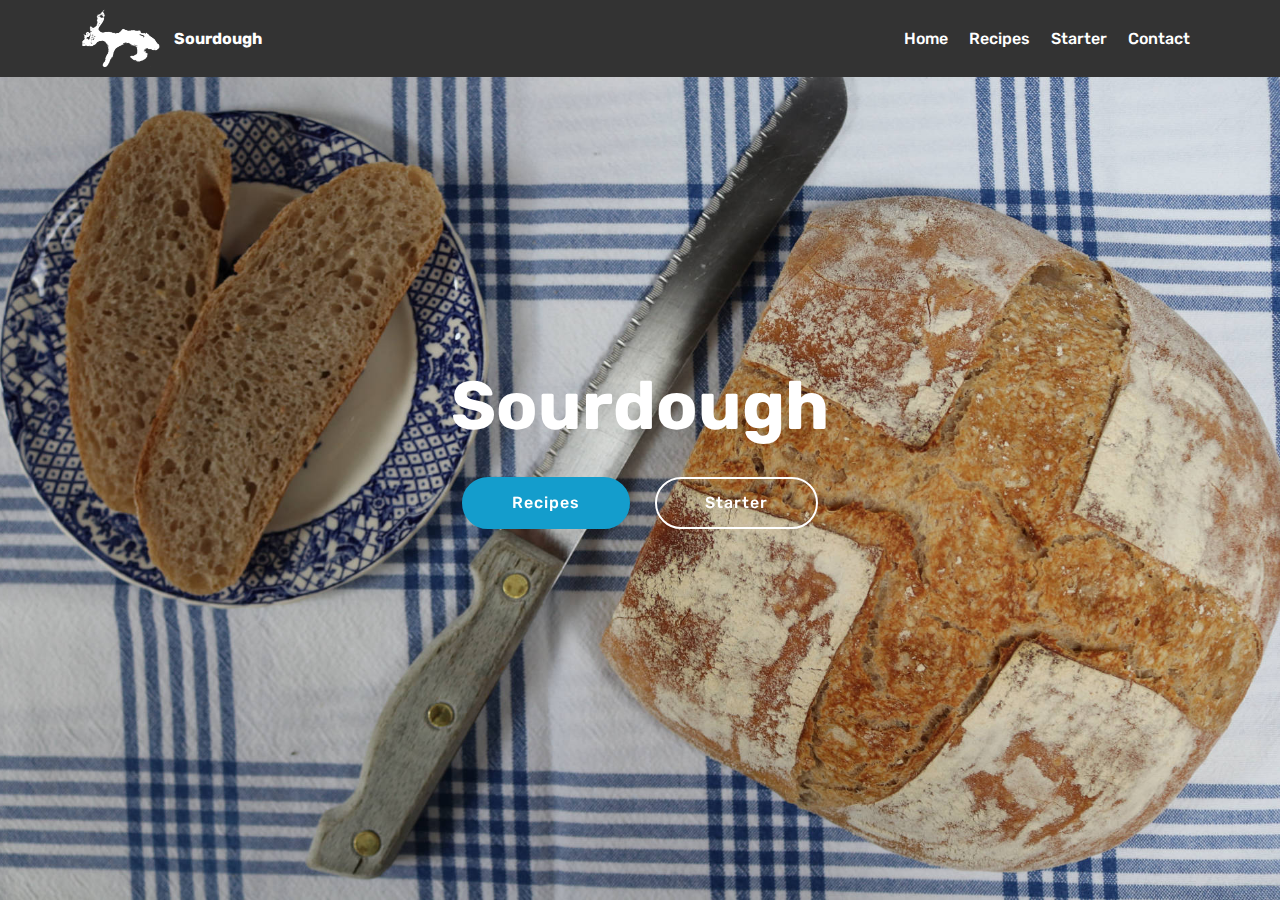
<file: index.html>
<!DOCTYPE html>
<html >
<head>
  <!-- Site made with Mobirise Website Builder v4.8.2, https://mobirise.com -->
  <meta charset="UTF-8">
  <meta http-equiv="X-UA-Compatible" content="IE=edge">
  <meta name="generator" content="Mobirise v4.8.2, mobirise.com">
  <meta name="viewport" content="width=device-width, initial-scale=1, minimum-scale=1">
  <link rel="shortcut icon" href="assets/images/final-crop-white-162x121.png" type="image/x-icon">
  <meta name="description" content="">
  <title>Home</title>
  <link rel="stylesheet" href="assets/web/assets/mobirise-icons/mobirise-icons.css">
  <link rel="stylesheet" href="assets/tether/tether.min.css">
  <link rel="stylesheet" href="assets/bootstrap/css/bootstrap.min.css">
  <link rel="stylesheet" href="assets/bootstrap/css/bootstrap-grid.min.css">
  <link rel="stylesheet" href="assets/bootstrap/css/bootstrap-reboot.min.css">
  <link rel="stylesheet" href="assets/dropdown/css/style.css">
  <link rel="stylesheet" href="assets/theme/css/style.css">
  <link rel="stylesheet" href="assets/mobirise/css/mbr-additional.css" type="text/css">
  
  
  
</head>
<body>
  <section class="menu cid-s0jEXroivF" once="menu" id="menu1-1">

    

    <nav class="navbar navbar-expand beta-menu navbar-dropdown align-items-center navbar-fixed-top navbar-toggleable-sm">
        <button class="navbar-toggler navbar-toggler-right" type="button" data-toggle="collapse" data-target="#navbarSupportedContent" aria-controls="navbarSupportedContent" aria-expanded="false" aria-label="Toggle navigation">
            <div class="hamburger">
                <span></span>
                <span></span>
                <span></span>
                <span></span>
            </div>
        </button>
        <div class="menu-logo">
            <div class="navbar-brand">
                <span class="navbar-logo">
                    <a href="index.html">
                         <img src="assets/images/final-crop-white-162x121.png" alt="Mobirise" title="" style="height: 3.8rem;">
                    </a>
                </span>
                <span class="navbar-caption-wrap"><a class="navbar-caption text-white display-4" href="index.html">
                        Sourdough</a></span>
            </div>
        </div>
        <div class="collapse navbar-collapse" id="navbarSupportedContent">
            <ul class="navbar-nav nav-dropdown nav-right" data-app-modern-menu="true"><li class="nav-item">
                    <a class="nav-link link text-white display-4" href="index.html">
                        
                        Home</a>
                </li><li class="nav-item"><a class="nav-link link text-white display-4" href="recipes.html">
                        
                        Recipes</a></li><li class="nav-item"><a class="nav-link link text-white display-4" href="starter.html">
                        
                        Starter</a></li>
                <li class="nav-item">
                    <a class="nav-link link text-white display-4" href="mailto:sourdough@romanaspeekbloor.com">
                        
                        Contact</a>
                </li></ul>
            
        </div>
    </nav>
</section>

<section class="engine"><a href="https://mobiri.se/e">make your own site for free</a></section><section class="cid-s0jEWgHiOY mbr-fullscreen mbr-parallax-background" id="header2-0">

    

    

    <div class="container align-center">
        <div class="row justify-content-md-center">
            <div class="mbr-white col-md-10">
                <h1 class="mbr-section-title mbr-bold pb-3 mbr-fonts-style display-1">
                    Sourdough</h1>
                
                
                <div class="mbr-section-btn"><a class="btn btn-md btn-primary display-4" href="recipes.html">Recipes</a>
                    <a class="btn btn-md btn-white-outline display-4" href="starter.html">Starter</a></div>
            </div>
        </div>
    </div>
    
</section>


  <script src="assets/web/assets/jquery/jquery.min.js"></script>
  <script src="assets/popper/popper.min.js"></script>
  <script src="assets/tether/tether.min.js"></script>
  <script src="assets/bootstrap/js/bootstrap.min.js"></script>
  <script src="assets/smoothscroll/smooth-scroll.js"></script>
  <script src="assets/dropdown/js/script.min.js"></script>
  <script src="assets/touchswipe/jquery.touch-swipe.min.js"></script>
  <script src="assets/parallax/jarallax.min.js"></script>
  <script src="assets/theme/js/script.js"></script>
  
  
</body>
</html>
</file>
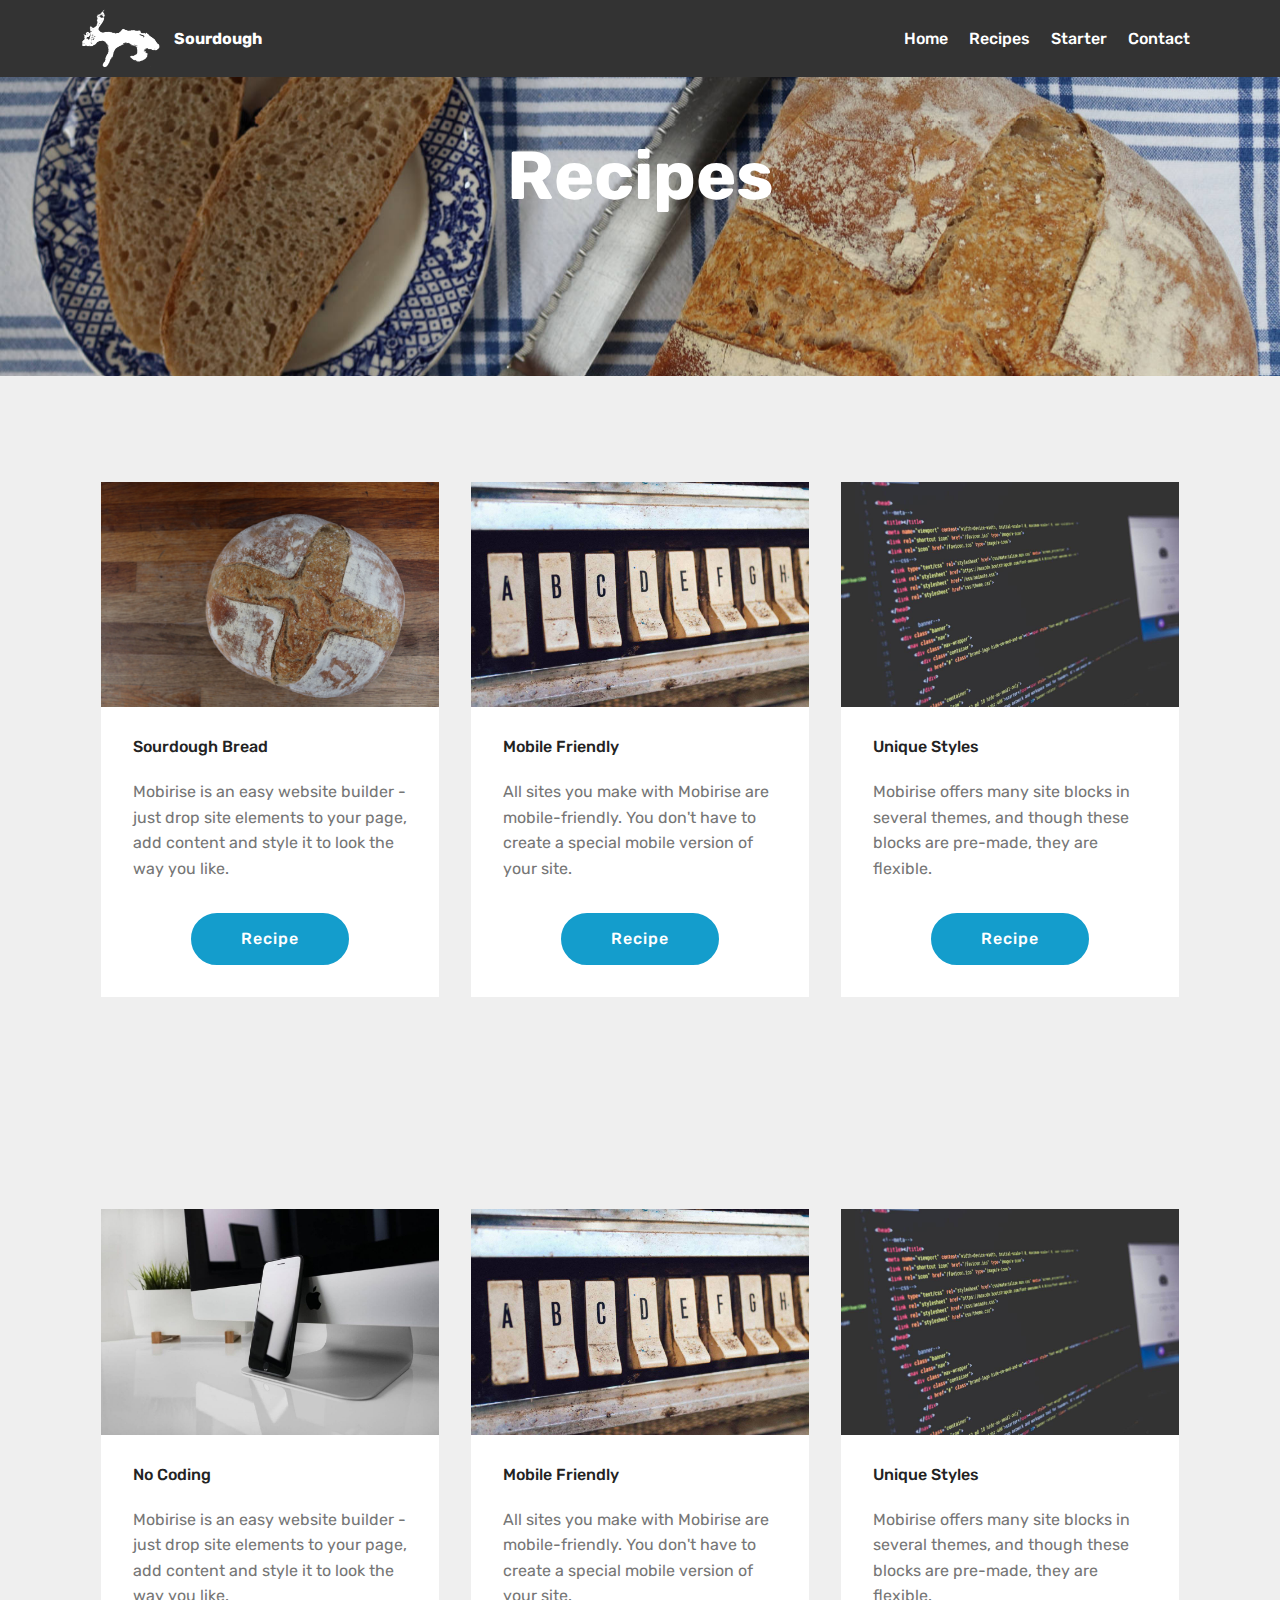
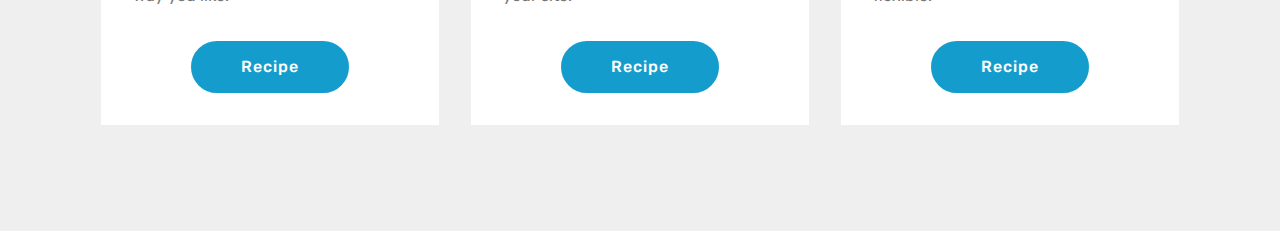
<file: recipes.html>
<!DOCTYPE html>
<html >
<head>
  <!-- Site made with Mobirise Website Builder v4.8.2, https://mobirise.com -->
  <meta charset="UTF-8">
  <meta http-equiv="X-UA-Compatible" content="IE=edge">
  <meta name="generator" content="Mobirise v4.8.2, mobirise.com">
  <meta name="viewport" content="width=device-width, initial-scale=1, minimum-scale=1">
  <link rel="shortcut icon" href="assets/images/final-crop-white-162x121.png" type="image/x-icon">
  <meta name="description" content="">
  <title>Recipes</title>
  <link rel="stylesheet" href="assets/web/assets/mobirise-icons/mobirise-icons.css">
  <link rel="stylesheet" href="assets/tether/tether.min.css">
  <link rel="stylesheet" href="assets/bootstrap/css/bootstrap.min.css">
  <link rel="stylesheet" href="assets/bootstrap/css/bootstrap-grid.min.css">
  <link rel="stylesheet" href="assets/bootstrap/css/bootstrap-reboot.min.css">
  <link rel="stylesheet" href="assets/dropdown/css/style.css">
  <link rel="stylesheet" href="assets/theme/css/style.css">
  <link rel="stylesheet" href="assets/mobirise/css/mbr-additional.css" type="text/css">
  
  
  
</head>
<body>
  <section class="menu cid-s0jEXroivF" once="menu" id="menu1-2">

    

    <nav class="navbar navbar-expand beta-menu navbar-dropdown align-items-center navbar-fixed-top navbar-toggleable-sm">
        <button class="navbar-toggler navbar-toggler-right" type="button" data-toggle="collapse" data-target="#navbarSupportedContent" aria-controls="navbarSupportedContent" aria-expanded="false" aria-label="Toggle navigation">
            <div class="hamburger">
                <span></span>
                <span></span>
                <span></span>
                <span></span>
            </div>
        </button>
        <div class="menu-logo">
            <div class="navbar-brand">
                <span class="navbar-logo">
                    <a href="index.html">
                         <img src="assets/images/final-crop-white-162x121.png" alt="Mobirise" title="" style="height: 3.8rem;">
                    </a>
                </span>
                <span class="navbar-caption-wrap"><a class="navbar-caption text-white display-4" href="index.html">
                        Sourdough</a></span>
            </div>
        </div>
        <div class="collapse navbar-collapse" id="navbarSupportedContent">
            <ul class="navbar-nav nav-dropdown nav-right" data-app-modern-menu="true"><li class="nav-item">
                    <a class="nav-link link text-white display-4" href="index.html">
                        
                        Home</a>
                </li><li class="nav-item"><a class="nav-link link text-white display-4" href="recipes.html">
                        
                        Recipes</a></li><li class="nav-item"><a class="nav-link link text-white display-4" href="starter.html">
                        
                        Starter</a></li>
                <li class="nav-item">
                    <a class="nav-link link text-white display-4" href="mailto:sourdough@romanaspeekbloor.com">
                        
                        Contact</a>
                </li></ul>
            
        </div>
    </nav>
</section>

<section class="engine"><a href="https://mobiri.se/z">best free website templates</a></section><section class="header1 cid-s0jJJbwuzh mbr-parallax-background" id="header1-6">

    

    

    <div class="container">
        <div class="row justify-content-md-center">
            <div class="mbr-white col-md-10">
                <h1 class="mbr-section-title align-center mbr-bold pb-3 mbr-fonts-style display-1">
                    Recipes</h1>
                
                
                
            </div>
        </div>
    </div>

</section>

<section class="features3 cid-s0jJHuZA9k" id="features3-5">

    

    
    <div class="container">
        <div class="media-container-row">
            <div class="card p-3 col-12 col-md-6 col-lg-4">
                <div class="card-wrapper">
                    <div class="card-img">
                        <img src="assets/images/img-9582-1776x1184.jpg" alt="Mobirise" title="">
                    </div>
                    <div class="card-box">
                        <h4 class="card-title mbr-fonts-style display-7">
                            Sourdough Bread</h4>
                        <p class="mbr-text mbr-fonts-style display-7">
                            Mobirise is an easy website builder - just drop site elements to your page, add content and style it to look the way you like.
                        </p>
                    </div>
                    <div class="mbr-section-btn text-center"><a href="SourdoughBread.html" class="btn btn-primary display-4">
                            Recipe</a></div>
                </div>
            </div>

            <div class="card p-3 col-12 col-md-6 col-lg-4">
                <div class="card-wrapper">
                    <div class="card-img">
                        <img src="assets/images/02.jpg" alt="Mobirise">
                    </div>
                    <div class="card-box">
                        <h4 class="card-title mbr-fonts-style display-7">
                            Mobile Friendly
                        </h4>
                        <p class="mbr-text mbr-fonts-style display-7">
                            All sites you make with Mobirise are mobile-friendly. You don't have to create a special mobile version of your site.
                        </p>
                    </div>
                    <div class="mbr-section-btn text-center"><a href="https://mobirise.com" class="btn btn-primary display-4">Recipe</a></div>
                </div>
            </div>

            <div class="card p-3 col-12 col-md-6 col-lg-4">
                <div class="card-wrapper">
                    <div class="card-img">
                        <img src="assets/images/03.jpg" alt="Mobirise">
                    </div>
                    <div class="card-box">
                        <h4 class="card-title mbr-fonts-style display-7">
                            Unique Styles
                        </h4>
                        <p class="mbr-text mbr-fonts-style display-7">
                            Mobirise offers many site blocks in several themes, and though these blocks are pre-made, they are flexible.
                        </p>
                    </div>
                    <div class="mbr-section-btn text-center"><a href="https://mobirise.com" class="btn btn-primary display-4">
                            Recipe</a></div>
                </div>
            </div>

            
        </div>
    </div>
</section>

<section class="features3 cid-s0jKFEO2ot" id="features3-7">

    

    
    <div class="container">
        <div class="media-container-row">
            <div class="card p-3 col-12 col-md-6 col-lg-4">
                <div class="card-wrapper">
                    <div class="card-img">
                        <img src="assets/images/01.jpg" alt="Mobirise">
                    </div>
                    <div class="card-box">
                        <h4 class="card-title mbr-fonts-style display-7">
                            No Coding
                        </h4>
                        <p class="mbr-text mbr-fonts-style display-7">
                            Mobirise is an easy website builder - just drop site elements to your page, add content and style it to look the way you like.
                        </p>
                    </div>
                    <div class="mbr-section-btn text-center"><a href="https://mobirise.com" class="btn btn-primary display-4">
                            Recipe</a></div>
                </div>
            </div>

            <div class="card p-3 col-12 col-md-6 col-lg-4">
                <div class="card-wrapper">
                    <div class="card-img">
                        <img src="assets/images/02.jpg" alt="Mobirise">
                    </div>
                    <div class="card-box">
                        <h4 class="card-title mbr-fonts-style display-7">
                            Mobile Friendly
                        </h4>
                        <p class="mbr-text mbr-fonts-style display-7">
                            All sites you make with Mobirise are mobile-friendly. You don't have to create a special mobile version of your site.
                        </p>
                    </div>
                    <div class="mbr-section-btn text-center"><a href="https://mobirise.com" class="btn btn-primary display-4">
                            Recipe</a></div>
                </div>
            </div>

            <div class="card p-3 col-12 col-md-6 col-lg-4">
                <div class="card-wrapper">
                    <div class="card-img">
                        <img src="assets/images/03.jpg" alt="Mobirise">
                    </div>
                    <div class="card-box">
                        <h4 class="card-title mbr-fonts-style display-7">
                            Unique Styles
                        </h4>
                        <p class="mbr-text mbr-fonts-style display-7">
                            Mobirise offers many site blocks in several themes, and though these blocks are pre-made, they are flexible.
                        </p>
                    </div>
                    <div class="mbr-section-btn text-center"><a href="https://mobirise.com" class="btn btn-primary display-4">
                            Recipe</a></div>
                </div>
            </div>

            
        </div>
    </div>
</section>


  <script src="assets/web/assets/jquery/jquery.min.js"></script>
  <script src="assets/popper/popper.min.js"></script>
  <script src="assets/tether/tether.min.js"></script>
  <script src="assets/bootstrap/js/bootstrap.min.js"></script>
  <script src="assets/smoothscroll/smooth-scroll.js"></script>
  <script src="assets/dropdown/js/script.min.js"></script>
  <script src="assets/touchswipe/jquery.touch-swipe.min.js"></script>
  <script src="assets/parallax/jarallax.min.js"></script>
  <script src="assets/theme/js/script.js"></script>
  
  
</body>
</html>
</file>
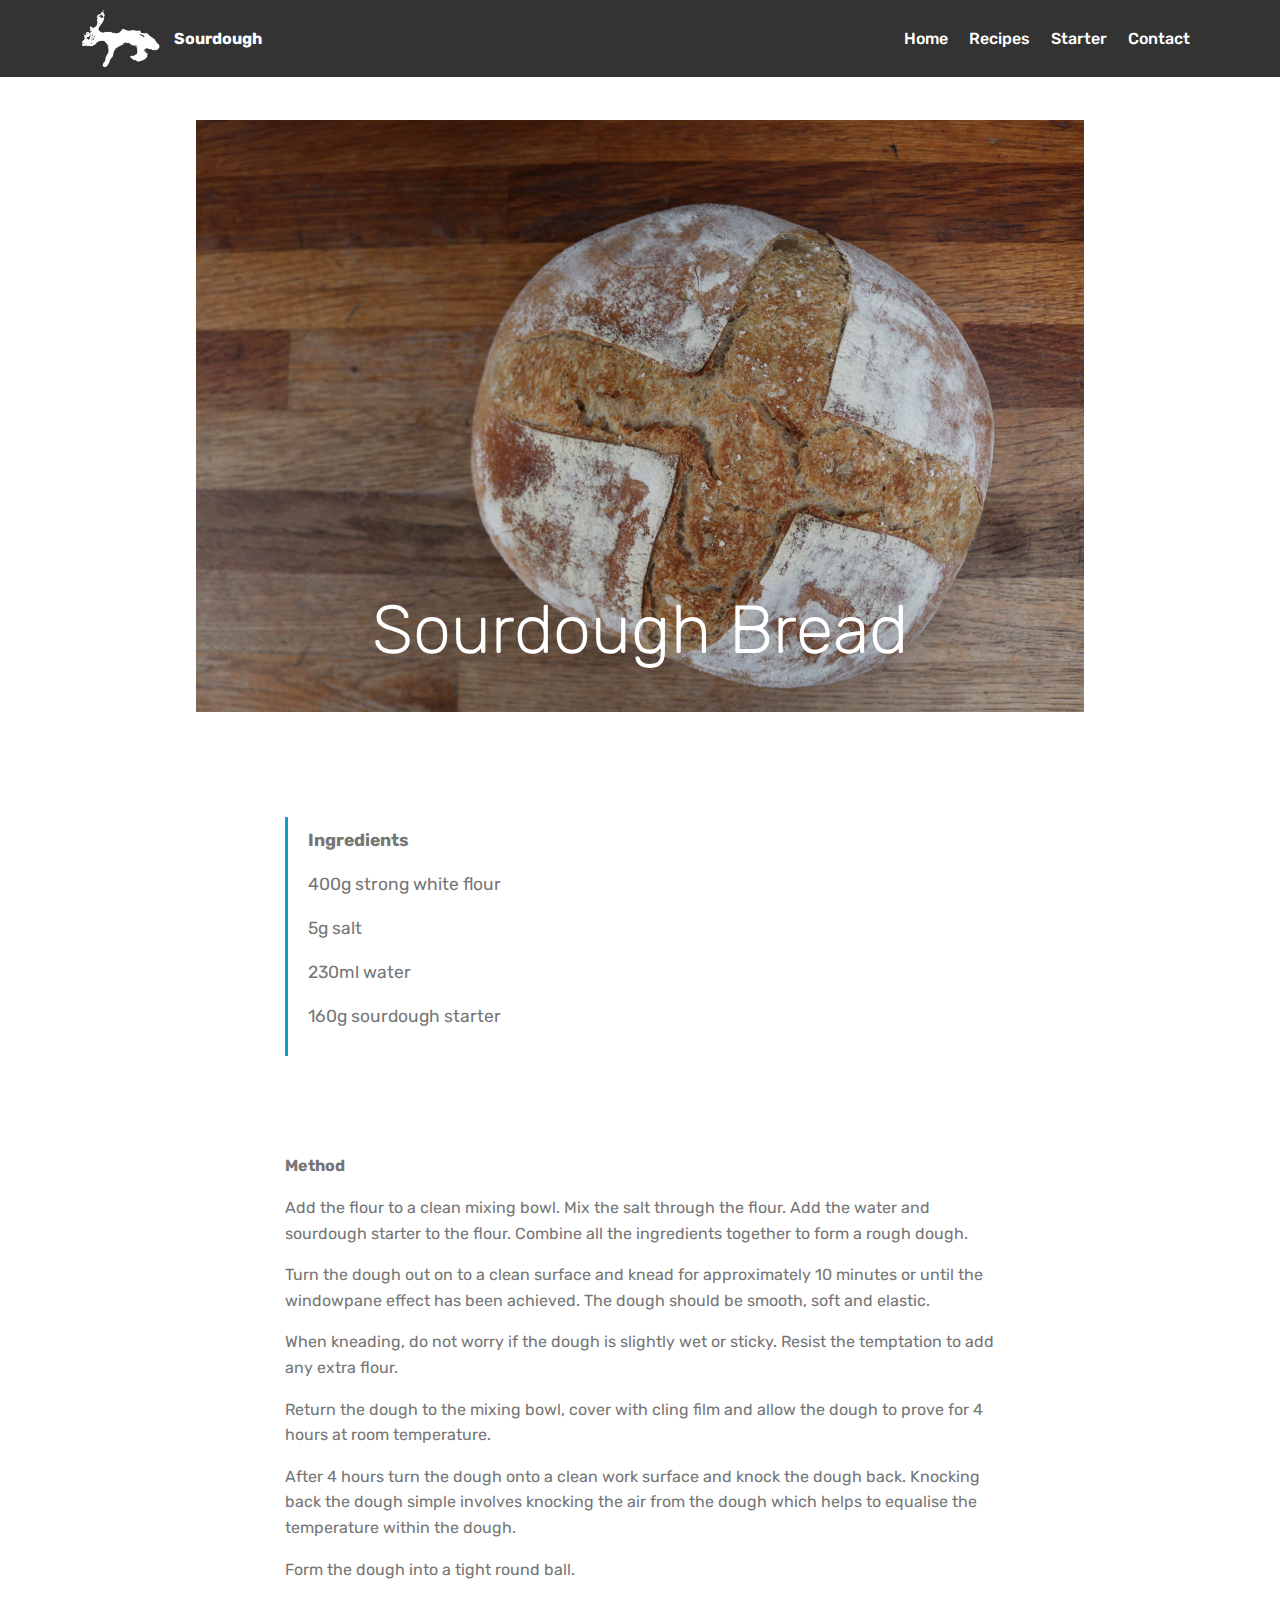
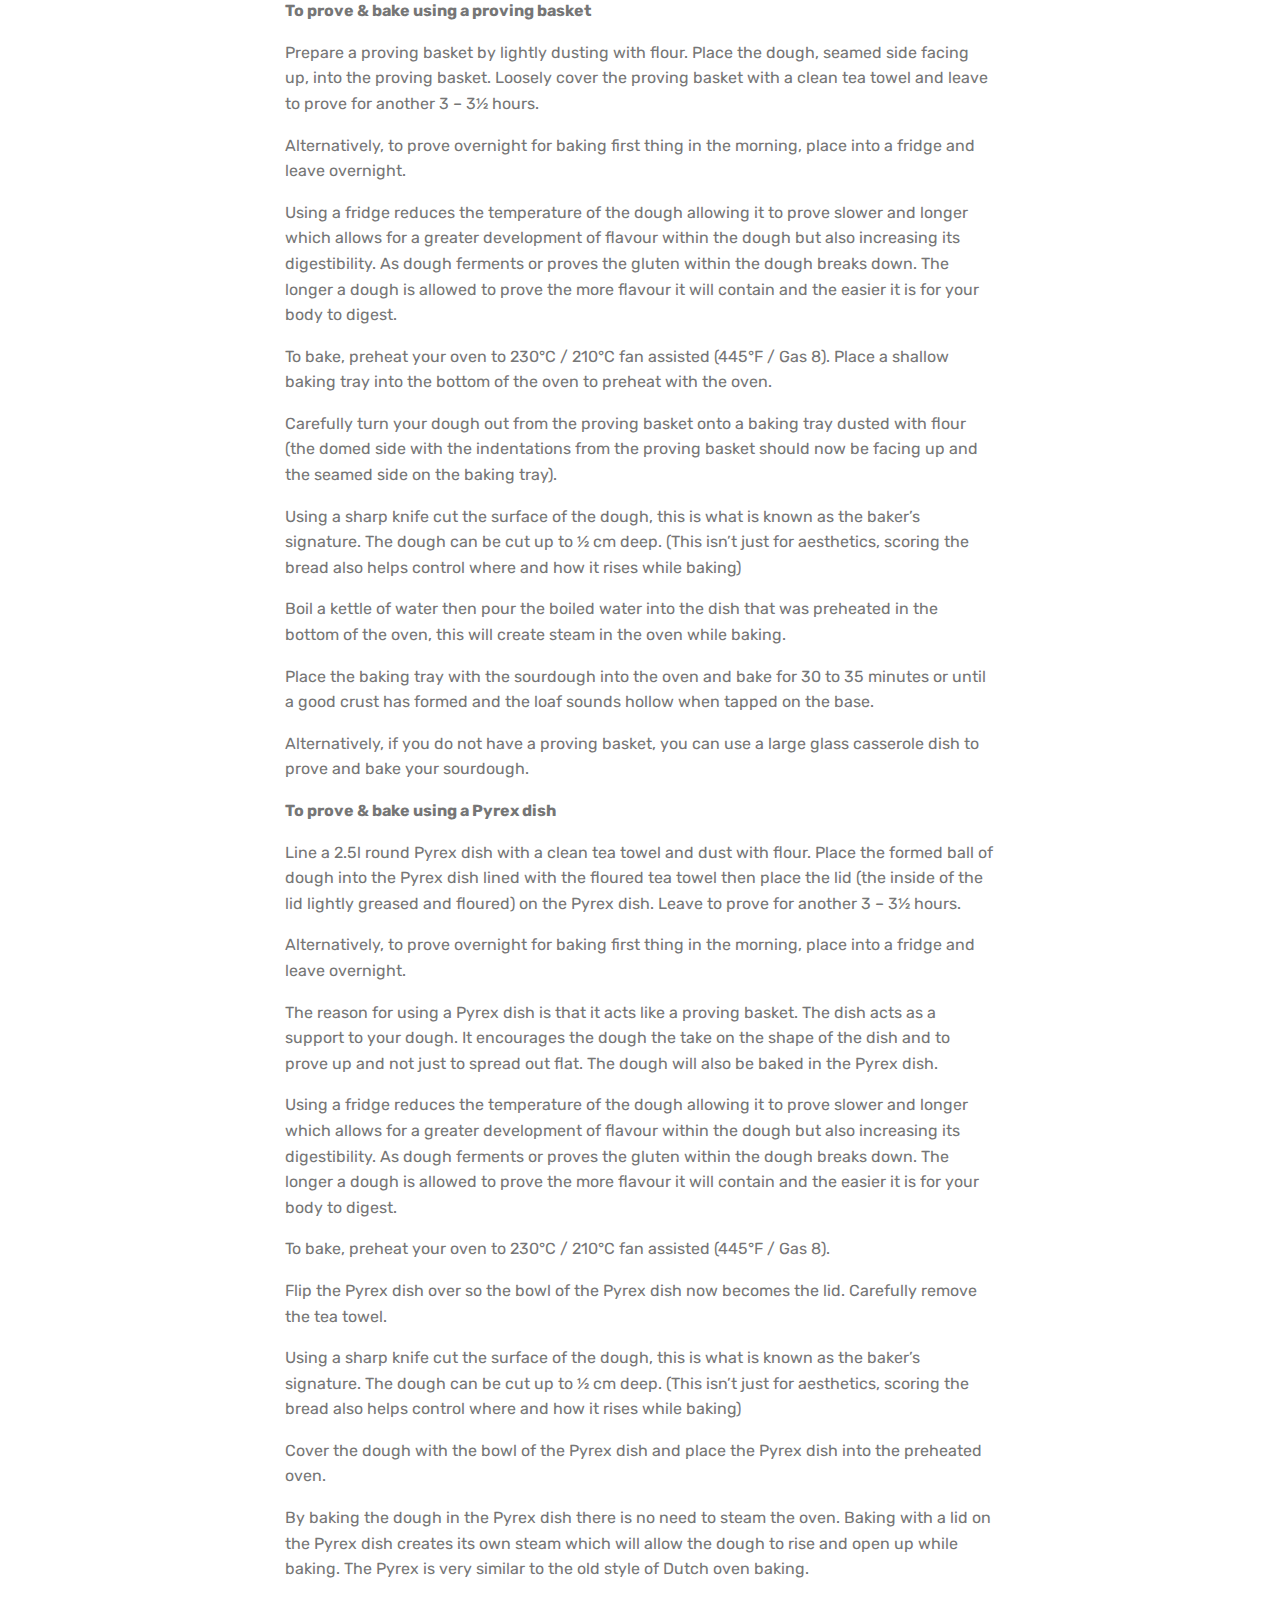
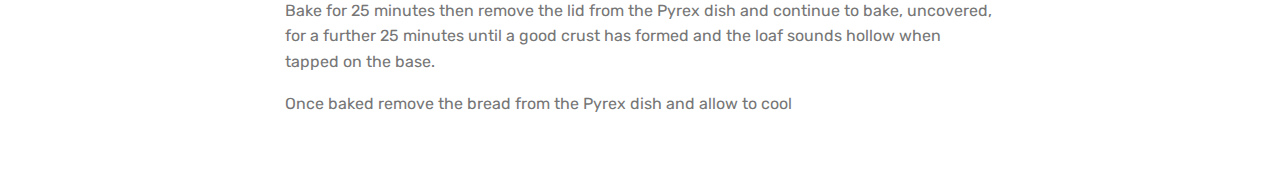
<file: SourdoughBread.html>
<!DOCTYPE html>
<html >
<head>
  <!-- Site made with Mobirise Website Builder v4.8.2, https://mobirise.com -->
  <meta charset="UTF-8">
  <meta http-equiv="X-UA-Compatible" content="IE=edge">
  <meta name="generator" content="Mobirise v4.8.2, mobirise.com">
  <meta name="viewport" content="width=device-width, initial-scale=1, minimum-scale=1">
  <link rel="shortcut icon" href="assets/images/final-crop-white-162x121.png" type="image/x-icon">
  <meta name="description" content="">
  <title>Sourdough Bread</title>
  <link rel="stylesheet" href="assets/web/assets/mobirise-icons/mobirise-icons.css">
  <link rel="stylesheet" href="assets/tether/tether.min.css">
  <link rel="stylesheet" href="assets/bootstrap/css/bootstrap.min.css">
  <link rel="stylesheet" href="assets/bootstrap/css/bootstrap-grid.min.css">
  <link rel="stylesheet" href="assets/bootstrap/css/bootstrap-reboot.min.css">
  <link rel="stylesheet" href="assets/dropdown/css/style.css">
  <link rel="stylesheet" href="assets/theme/css/style.css">
  <link rel="stylesheet" href="assets/mobirise/css/mbr-additional.css" type="text/css">
  
  
  
</head>
<body>
  <section class="menu cid-s0jEXroivF" once="menu" id="menu1-9">

    

    <nav class="navbar navbar-expand beta-menu navbar-dropdown align-items-center navbar-fixed-top navbar-toggleable-sm">
        <button class="navbar-toggler navbar-toggler-right" type="button" data-toggle="collapse" data-target="#navbarSupportedContent" aria-controls="navbarSupportedContent" aria-expanded="false" aria-label="Toggle navigation">
            <div class="hamburger">
                <span></span>
                <span></span>
                <span></span>
                <span></span>
            </div>
        </button>
        <div class="menu-logo">
            <div class="navbar-brand">
                <span class="navbar-logo">
                    <a href="index.html">
                         <img src="assets/images/final-crop-white-162x121.png" alt="Mobirise" title="" style="height: 3.8rem;">
                    </a>
                </span>
                <span class="navbar-caption-wrap"><a class="navbar-caption text-white display-4" href="index.html">
                        Sourdough</a></span>
            </div>
        </div>
        <div class="collapse navbar-collapse" id="navbarSupportedContent">
            <ul class="navbar-nav nav-dropdown nav-right" data-app-modern-menu="true"><li class="nav-item">
                    <a class="nav-link link text-white display-4" href="index.html">
                        
                        Home</a>
                </li><li class="nav-item"><a class="nav-link link text-white display-4" href="recipes.html">
                        
                        Recipes</a></li><li class="nav-item"><a class="nav-link link text-white display-4" href="starter.html">
                        
                        Starter</a></li>
                <li class="nav-item">
                    <a class="nav-link link text-white display-4" href="mailto:sourdough@romanaspeekbloor.com">
                        
                        Contact</a>
                </li></ul>
            
        </div>
    </nav>
</section>

<section class="engine"><a href="https://mobiri.se/f">easy site creator</a></section><section class="cid-s0jMEaTMQh" id="image3-f">

    

    <figure class="mbr-figure container">
            <div class="image-block" style="width: 80%;">
                <img src="assets/images/img-9582-1776x1184.jpg" width="1400" alt="Mobirise" title="">
                <figcaption class="mbr-figure-caption mbr-figure-caption-over">
                    <div class="container pb-5 mbr-white align-center mbr-fonts-style display-1">
                        Sourdough Bread</div>
                </figcaption>
            </div>
    </figure>
</section>

<section class="mbr-section article content1 cid-s0jLpgUP3w" id="content2-d">

     

    <div class="container">
        <div class="media-container-row">
            <div class="mbr-text col-12 col-md-8 mbr-fonts-style display-7">
                <blockquote><p><span style="font-style: normal;"><strong>Ingredients</strong></span></p><p><span style="font-style: normal;">400g strong white flour</span></p><p><span style="font-style: normal;">5g salt</span></p><p><span style="font-style: normal;">230ml water</span></p><p><span style="font-style: normal;">160g sourdough starter</span></p></blockquote>
            </div>
        </div>
    </div>
</section>

<section class="mbr-section article content1 cid-s0jLrUKVrm" id="content1-e">
    
     

    <div class="container">
        <div class="media-container-row">
            <div class="mbr-text col-12 col-md-8 mbr-fonts-style display-7"><p><strong>Method</strong></p><p>Add the flour to a clean mixing bowl. Mix the salt through the flour. Add the water and sourdough starter to the flour. Combine all the ingredients together to form a rough dough.</p><p>Turn the dough out on to a clean surface and knead for approximately 10 minutes or until the windowpane effect has been achieved. The dough should be smooth, soft and elastic.</p><p>When kneading, do not worry if the dough is slightly wet or sticky. Resist the temptation to add any extra flour.</p><p>Return the dough to the mixing bowl, cover with cling film and allow the dough to prove for 4 hours at room temperature.</p><p>After 4 hours turn the dough onto a clean work surface and knock the dough back. Knocking back the dough simple involves knocking the air from the dough which helps to equalise the temperature within the dough.</p><p>Form the dough into a tight round ball.</p><p><strong>To prove &amp; bake using a proving basket</strong></p><p>Prepare a proving basket by lightly dusting with flour. Place the dough, seamed side facing up, into the proving basket. Loosely cover the proving basket with a clean tea towel and leave to prove for another 3 – 3½ hours.</p><p>Alternatively, to prove overnight for baking first thing in the morning, place into a fridge and leave overnight.</p><p>Using a fridge reduces the temperature of the dough allowing it to prove slower and longer which allows for a greater development of flavour within the dough but also increasing its digestibility. As dough ferments or proves the gluten within the dough breaks down. The longer a dough is allowed to prove the more flavour it will contain and the easier it is for your body to digest.</p><p>To bake, preheat your oven to 230°C / 210°C fan assisted (445°F / Gas 8). Place a shallow baking tray into the bottom of the oven to preheat with the oven.</p><p>Carefully turn your dough out from the proving basket onto a baking tray dusted with flour (the domed side with the indentations from the proving basket should now be facing up and the seamed side on the baking tray).</p><p>Using a sharp knife cut the surface of the dough, this is what is known as the baker’s signature. The dough can be cut up to ½ cm deep. (This isn’t just for aesthetics, scoring the bread also helps control where and how it rises while baking)</p><p>Boil a kettle of water then pour the boiled water into the dish that was preheated in the bottom of the oven, this will create steam in the oven while baking.</p><p>Place the baking tray with the sourdough into the oven and bake for 30 to 35 minutes or until a good crust has formed and the loaf sounds hollow when tapped on the base.</p><p>Alternatively, if you do not have a proving basket, you can use a large glass casserole dish to prove and bake your sourdough.</p><p><strong>To prove &amp; bake using a Pyrex dish</strong></p><p>Line a 2.5l round Pyrex dish with a clean tea towel and dust with flour. Place the formed ball of dough into the Pyrex dish lined with the floured tea towel then place the lid (the inside of the lid lightly greased and floured) on the Pyrex dish. Leave to prove for another 3 – 3½ hours.</p><p>Alternatively, to prove overnight for baking first thing in the morning, place into a fridge and leave overnight.</p><p>The reason for using a Pyrex dish is that it acts like a proving basket. The dish acts as a support to your dough. It encourages the dough the take on the shape of the dish and to prove up and not just to spread out flat. The dough will also be baked in the Pyrex dish.</p><p>Using a fridge reduces the temperature of the dough allowing it to prove slower and longer which allows for a greater development of flavour within the dough but also increasing its digestibility. As dough ferments or proves the gluten within the dough breaks down. The longer a dough is allowed to prove the more flavour it will contain and the easier it is for your body to digest.</p><p>To bake, preheat your oven to 230°C / 210°C fan assisted (445°F / Gas 8).</p><p>Flip the Pyrex dish over so the bowl of the Pyrex dish now becomes the lid. Carefully remove the tea towel.</p><p>Using a sharp knife cut the surface of the dough, this is what is known as the baker’s signature. The dough can be cut up to ½ cm deep. (This isn’t just for aesthetics, scoring the bread also helps control where and how it rises while baking)</p><p>Cover the dough with the bowl of the Pyrex dish and place the Pyrex dish into the preheated oven.</p><p>By baking the dough in the Pyrex dish there is no need to steam the oven. Baking with a lid on the Pyrex dish creates its own steam which will allow the dough to rise and open up while baking. The Pyrex is very similar to the old style of Dutch oven baking.</p><p>Bake for 25 minutes then remove the lid from the Pyrex dish and continue to bake, uncovered, for a further 25 minutes until a good crust has formed and the loaf sounds hollow when tapped on the base.</p><p>Once baked remove the bread from the Pyrex dish and allow to cool</p></div>
        </div>
    </div>
</section>


  <script src="assets/web/assets/jquery/jquery.min.js"></script>
  <script src="assets/popper/popper.min.js"></script>
  <script src="assets/tether/tether.min.js"></script>
  <script src="assets/bootstrap/js/bootstrap.min.js"></script>
  <script src="assets/smoothscroll/smooth-scroll.js"></script>
  <script src="assets/dropdown/js/script.min.js"></script>
  <script src="assets/touchswipe/jquery.touch-swipe.min.js"></script>
  <script src="assets/theme/js/script.js"></script>
  
  
</body>
</html>
</file>
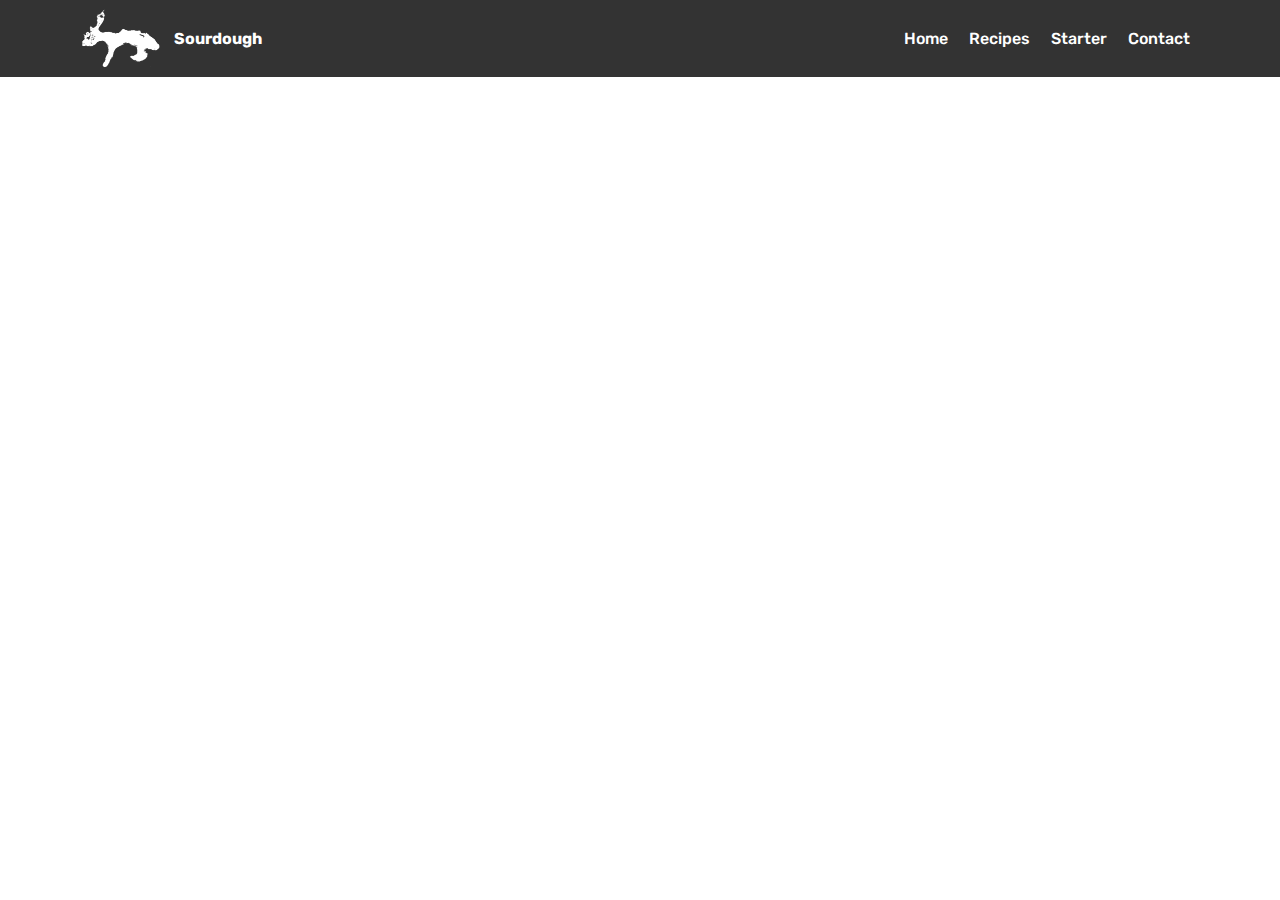
<file: starter.html>
<!DOCTYPE html>
<html >
<head>
  <!-- Site made with Mobirise Website Builder v4.8.2, https://mobirise.com -->
  <meta charset="UTF-8">
  <meta http-equiv="X-UA-Compatible" content="IE=edge">
  <meta name="generator" content="Mobirise v4.8.2, mobirise.com">
  <meta name="viewport" content="width=device-width, initial-scale=1, minimum-scale=1">
  <link rel="shortcut icon" href="assets/images/final-crop-white-162x121.png" type="image/x-icon">
  <meta name="description" content="">
  <title>Starter</title>
  <link rel="stylesheet" href="assets/web/assets/mobirise-icons/mobirise-icons.css">
  <link rel="stylesheet" href="assets/tether/tether.min.css">
  <link rel="stylesheet" href="assets/bootstrap/css/bootstrap.min.css">
  <link rel="stylesheet" href="assets/bootstrap/css/bootstrap-grid.min.css">
  <link rel="stylesheet" href="assets/bootstrap/css/bootstrap-reboot.min.css">
  <link rel="stylesheet" href="assets/dropdown/css/style.css">
  <link rel="stylesheet" href="assets/theme/css/style.css">
  <link rel="stylesheet" href="assets/mobirise/css/mbr-additional.css" type="text/css">
  
  
  
</head>
<body>
  <section class="menu cid-s0jEXroivF" once="menu" id="menu1-3">

    

    <nav class="navbar navbar-expand beta-menu navbar-dropdown align-items-center navbar-fixed-top navbar-toggleable-sm">
        <button class="navbar-toggler navbar-toggler-right" type="button" data-toggle="collapse" data-target="#navbarSupportedContent" aria-controls="navbarSupportedContent" aria-expanded="false" aria-label="Toggle navigation">
            <div class="hamburger">
                <span></span>
                <span></span>
                <span></span>
                <span></span>
            </div>
        </button>
        <div class="menu-logo">
            <div class="navbar-brand">
                <span class="navbar-logo">
                    <a href="index.html">
                         <img src="assets/images/final-crop-white-162x121.png" alt="Mobirise" title="" style="height: 3.8rem;">
                    </a>
                </span>
                <span class="navbar-caption-wrap"><a class="navbar-caption text-white display-4" href="index.html">
                        Sourdough</a></span>
            </div>
        </div>
        <div class="collapse navbar-collapse" id="navbarSupportedContent">
            <ul class="navbar-nav nav-dropdown nav-right" data-app-modern-menu="true"><li class="nav-item">
                    <a class="nav-link link text-white display-4" href="index.html">
                        
                        Home</a>
                </li><li class="nav-item"><a class="nav-link link text-white display-4" href="recipes.html">
                        
                        Recipes</a></li><li class="nav-item"><a class="nav-link link text-white display-4" href="starter.html">
                        
                        Starter</a></li>
                <li class="nav-item">
                    <a class="nav-link link text-white display-4" href="mailto:sourdough@romanaspeekbloor.com">
                        
                        Contact</a>
                </li></ul>
            
        </div>
    </nav>
</section>


  <section class="engine"><a href="https://mobiri.se/c">free site builder</a></section><script src="assets/web/assets/jquery/jquery.min.js"></script>
  <script src="assets/popper/popper.min.js"></script>
  <script src="assets/tether/tether.min.js"></script>
  <script src="assets/bootstrap/js/bootstrap.min.js"></script>
  <script src="assets/smoothscroll/smooth-scroll.js"></script>
  <script src="assets/dropdown/js/script.min.js"></script>
  <script src="assets/touchswipe/jquery.touch-swipe.min.js"></script>
  <script src="assets/theme/js/script.js"></script>
  
  
</body>
</html>
</file>
<file: assets/web/assets/mobirise-icons/mobirise-icons.css>
@font-face {
  font-family: 'MobiriseIcons';
  src:  url('mobirise-icons.eot?spat4u');
  src:  url('mobirise-icons.eot?spat4u#iefix') format('embedded-opentype'),
    url('mobirise-icons.ttf?spat4u') format('truetype'),
    url('mobirise-icons.woff?spat4u') format('woff'),
    url('mobirise-icons.svg?spat4u#MobiriseIcons') format('svg');
  font-weight: normal;
  font-style: normal;
}

[class^="mbri-"], [class*=" mbri-"] {
  /* use !important to prevent issues with browser extensions that change fonts */
  font-family: MobiriseIcons !important;
  speak: none;
  font-style: normal;
  font-weight: normal;
  font-variant: normal;
  text-transform: none;
  line-height: 1;

  /* Better Font Rendering =========== */
  -webkit-font-smoothing: antialiased;
  -moz-osx-font-smoothing: grayscale;
}

.mbri-add-submenu:before {
  content: "\e900";
}
.mbri-alert:before {
  content: "\e901";
}
.mbri-align-center:before {
  content: "\e902";
}
.mbri-align-justify:before {
  content: "\e903";
}
.mbri-align-left:before {
  content: "\e904";
}
.mbri-align-right:before {
  content: "\e905";
}
.mbri-android:before {
  content: "\e906";
}
.mbri-apple:before {
  content: "\e907";
}
.mbri-arrow-down:before {
  content: "\e908";
}
.mbri-arrow-next:before {
  content: "\e909";
}
.mbri-arrow-prev:before {
  content: "\e90a";
}
.mbri-arrow-up:before {
  content: "\e90b";
}
.mbri-bold:before {
  content: "\e90c";
}
.mbri-bookmark:before {
  content: "\e90d";
}
.mbri-bootstrap:before {
  content: "\e90e";
}
.mbri-briefcase:before {
  content: "\e90f";
}
.mbri-browse:before {
  content: "\e910";
}
.mbri-bulleted-list:before {
  content: "\e911";
}
.mbri-calendar:before {
  content: "\e912";
}
.mbri-camera:before {
  content: "\e913";
}
.mbri-cart-add:before {
  content: "\e914";
}
.mbri-cart-full:before {
  content: "\e915";
}
.mbri-cash:before {
  content: "\e916";
}
.mbri-change-style:before {
  content: "\e917";
}
.mbri-chat:before {
  content: "\e918";
}
.mbri-clock:before {
  content: "\e919";
}
.mbri-close:before {
  content: "\e91a";
}
.mbri-cloud:before {
  content: "\e91b";
}
.mbri-code:before {
  content: "\e91c";
}
.mbri-contact-form:before {
  content: "\e91d";
}
.mbri-credit-card:before {
  content: "\e91e";
}
.mbri-cursor-click:before {
  content: "\e91f";
}
.mbri-cust-feedback:before {
  content: "\e920";
}
.mbri-database:before {
  content: "\e921";
}
.mbri-delivery:before {
  content: "\e922";
}
.mbri-desktop:before {
  content: "\e923";
}
.mbri-devices:before {
  content: "\e924";
}
.mbri-down:before {
  content: "\e925";
}
.mbri-download:before {
  content: "\e989";
}
.mbri-drag-n-drop:before {
  content: "\e927";
}
.mbri-drag-n-drop2:before {
  content: "\e928";
}
.mbri-edit:before {
  content: "\e929";
}
.mbri-edit2:before {
  content: "\e92a";
}
.mbri-error:before {
  content: "\e92b";
}
.mbri-extension:before {
  content: "\e92c";
}
.mbri-features:before {
  content: "\e92d";
}
.mbri-file:before {
  content: "\e92e";
}
.mbri-flag:before {
  content: "\e92f";
}
.mbri-folder:before {
  content: "\e930";
}
.mbri-gift:before {
  content: "\e931";
}
.mbri-github:before {
  content: "\e932";
}
.mbri-globe:before {
  content: "\e933";
}
.mbri-globe-2:before {
  content: "\e934";
}
.mbri-growing-chart:before {
  content: "\e935";
}
.mbri-hearth:before {
  content: "\e936";
}
.mbri-help:before {
  content: "\e937";
}
.mbri-home:before {
  content: "\e938";
}
.mbri-hot-cup:before {
  content: "\e939";
}
.mbri-idea:before {
  content: "\e93a";
}
.mbri-image-gallery:before {
  content: "\e93b";
}
.mbri-image-slider:before {
  content: "\e93c";
}
.mbri-info:before {
  content: "\e93d";
}
.mbri-italic:before {
  content: "\e93e";
}
.mbri-key:before {
  content: "\e93f";
}
.mbri-laptop:before {
  content: "\e940";
}
.mbri-layers:before {
  content: "\e941";
}
.mbri-left-right:before {
  content: "\e942";
}
.mbri-left:before {
  content: "\e943";
}
.mbri-letter:before {
  content: "\e944";
}
.mbri-like:before {
  content: "\e945";
}
.mbri-link:before {
  content: "\e946";
}
.mbri-lock:before {
  content: "\e947";
}
.mbri-login:before {
  content: "\e948";
}
.mbri-logout:before {
  content: "\e949";
}
.mbri-magic-stick:before {
  content: "\e94a";
}
.mbri-map-pin:before {
  content: "\e94b";
}
.mbri-menu:before {
  content: "\e94c";
}
.mbri-mobile:before {
  content: "\e94d";
}
.mbri-mobile2:before {
  content: "\e94e";
}
.mbri-mobirise:before {
  content: "\e94f";
}
.mbri-more-horizontal:before {
  content: "\e950";
}
.mbri-more-vertical:before {
  content: "\e951";
}
.mbri-music:before {
  content: "\e952";
}
.mbri-new-file:before {
  content: "\e953";
}
.mbri-numbered-list:before {
  content: "\e954";
}
.mbri-opened-folder:before {
  content: "\e955";
}
.mbri-pages:before {
  content: "\e956";
}
.mbri-paper-plane:before {
  content: "\e957";
}
.mbri-paperclip:before {
  content: "\e958";
}
.mbri-photo:before {
  content: "\e959";
}
.mbri-photos:before {
  content: "\e95a";
}
.mbri-pin:before {
  content: "\e95b";
}
.mbri-play:before {
  content: "\e95c";
}
.mbri-plus:before {
  content: "\e95d";
}
.mbri-preview:before {
  content: "\e95e";
}
.mbri-print:before {
  content: "\e95f";
}
.mbri-protect:before {
  content: "\e960";
}
.mbri-question:before {
  content: "\e961";
}
.mbri-quote-left:before {
  content: "\e962";
}
.mbri-quote-right:before {
  content: "\e963";
}
.mbri-refresh:before {
  content: "\e964";
}
.mbri-responsive:before {
  content: "\e965";
}
.mbri-right:before {
  content: "\e966";
}
.mbri-rocket:before {
  content: "\e967";
}
.mbri-sad-face:before {
  content: "\e968";
}
.mbri-sale:before {
  content: "\e969";
}
.mbri-save:before {
  content: "\e96a";
}
.mbri-search:before {
  content: "\e96b";
}
.mbri-setting:before {
  content: "\e96c";
}
.mbri-setting2:before {
  content: "\e96d";
}
.mbri-setting3:before {
  content: "\e96e";
}
.mbri-share:before {
  content: "\e96f";
}
.mbri-shopping-bag:before {
  content: "\e970";
}
.mbri-shopping-basket:before {
  content: "\e971";
}
.mbri-shopping-cart:before {
  content: "\e972";
}
.mbri-sites:before {
  content: "\e973";
}
.mbri-smile-face:before {
  content: "\e974";
}
.mbri-speed:before {
  content: "\e975";
}
.mbri-star:before {
  content: "\e976";
}
.mbri-success:before {
  content: "\e977";
}
.mbri-sun:before {
  content: "\e978";
}
.mbri-sun2:before {
  content: "\e979";
}
.mbri-tablet:before {
  content: "\e97a";
}
.mbri-tablet-vertical:before {
  content: "\e97b";
}
.mbri-target:before {
  content: "\e97c";
}
.mbri-timer:before {
  content: "\e97d";
}
.mbri-to-ftp:before {
  content: "\e97e";
}
.mbri-to-local-drive:before {
  content: "\e97f";
}
.mbri-touch-swipe:before {
  content: "\e980";
}
.mbri-touch:before {
  content: "\e981";
}
.mbri-trash:before {
  content: "\e982";
}
.mbri-underline:before {
  content: "\e983";
}
.mbri-unlink:before {
  content: "\e984";
}
.mbri-unlock:before {
  content: "\e985";
}
.mbri-up-down:before {
  content: "\e986";
}
.mbri-up:before {
  content: "\e987";
}
.mbri-update:before {
  content: "\e988";
}
.mbri-upload:before {
 content: "\e926"; 
}
.mbri-user:before {
  content: "\e98a";
}
.mbri-user2:before {
  content: "\e98b";
}
.mbri-users:before {
  content: "\e98c";
}
.mbri-video:before {
  content: "\e98d";
}
.mbri-video-play:before {
  content: "\e98e";
}
.mbri-watch:before {
  content: "\e98f";
}
.mbri-website-theme:before {
  content: "\e990";
}
.mbri-wifi:before {
  content: "\e991";
}
.mbri-windows:before {
  content: "\e992";
}
.mbri-zoom-out:before {
  content: "\e993";
}
.mbri-redo:before {
  content: "\e994";
}
.mbri-undo:before {
  content: "\e995";
}
</file>
<file: assets/dropdown/css/style.css>
.navbar-dropdown {
  left: 0;
  padding: 0;
  position: absolute;
  right: 0;
  top: 0;
  transition: all 0.45s ease;
  z-index: 1030;
  background: #282828; }
  .navbar-dropdown .navbar-logo {
    margin-right: 0.8rem;
    transition: margin 0.3s ease-in-out;
    vertical-align: middle; }
    .navbar-dropdown .navbar-logo img {
      height: 3.125rem;
      transition: all 0.3s ease-in-out; }
    .navbar-dropdown .navbar-logo.mbr-iconfont {
      font-size: 3.125rem;
      line-height: 3.125rem; }
  .navbar-dropdown .navbar-caption {
    font-weight: 700;
    white-space: normal;
    vertical-align: -4px;
    line-height: 3.125rem !important; }
    .navbar-dropdown .navbar-caption, .navbar-dropdown .navbar-caption:hover {
      color: inherit;
      text-decoration: none; }
  .navbar-dropdown .mbr-iconfont + .navbar-caption {
    vertical-align: -1px; }
  .navbar-dropdown.navbar-fixed-top {
    position: fixed; }
  .navbar-dropdown .navbar-brand span {
    vertical-align: -4px; }
  .navbar-dropdown.bg-color.transparent {
    background: none; }
  .navbar-dropdown.navbar-short .navbar-brand {
    padding: 0.625rem 0; }
    .navbar-dropdown.navbar-short .navbar-brand span {
      vertical-align: -1px; }
  .navbar-dropdown.navbar-short .navbar-caption {
    line-height: 2.375rem !important;
    vertical-align: -2px; }
  .navbar-dropdown.navbar-short .navbar-logo {
    margin-right: 0.5rem; }
    .navbar-dropdown.navbar-short .navbar-logo img {
      height: 2.375rem; }
    .navbar-dropdown.navbar-short .navbar-logo.mbr-iconfont {
      font-size: 2.375rem;
      line-height: 2.375rem; }
  .navbar-dropdown.navbar-short .mbr-table-cell {
    height: 3.625rem; }
  .navbar-dropdown .navbar-close {
    left: 0.6875rem;
    position: fixed;
    top: 0.75rem;
    z-index: 1000; }
  .navbar-dropdown .hamburger-icon {
    content: "";
    display: inline-block;
    vertical-align: middle;
    width: 16px;
    -webkit-box-shadow: 0 -6px 0 1px #282828,0 0 0 1px #282828,0 6px 0 1px #282828;
    -moz-box-shadow: 0 -6px 0 1px #282828,0 0 0 1px #282828,0 6px 0 1px #282828;
    box-shadow: 0 -6px 0 1px #282828,0 0 0 1px #282828,0 6px 0 1px #282828; }

.dropdown-menu .dropdown-toggle[data-toggle="dropdown-submenu"]::after {
  border-bottom: 0.35em solid transparent;
  border-left: 0.35em solid;
  border-right: 0;
  border-top: 0.35em solid transparent;
  margin-left: 0.3rem; }

.dropdown-menu .dropdown-item:focus {
  outline: 0; }

.nav-dropdown {
  font-size: 0.75rem;
  font-weight: 500;
  height: auto !important; }
  .nav-dropdown .nav-btn {
    padding-left: 1rem; }
  .nav-dropdown .link {
    margin: .667em 1.667em;
    font-weight: 500;
    padding: 0;
    transition: color .2s ease-in-out; }
    .nav-dropdown .link.dropdown-toggle {
      margin-right: 2.583em; }
      .nav-dropdown .link.dropdown-toggle::after {
        margin-left: .25rem;
        border-top: 0.35em solid;
        border-right: 0.35em solid transparent;
        border-left: 0.35em solid transparent;
        border-bottom: 0; }
      .nav-dropdown .link.dropdown-toggle[aria-expanded="true"] {
        margin: 0;
        padding: 0.667em 3.263em  0.667em 1.667em; }
  .nav-dropdown .link::after,
  .nav-dropdown .dropdown-item::after {
    color: inherit; }
  .nav-dropdown .btn {
    font-size: 0.75rem;
    font-weight: 700;
    letter-spacing: 0;
    margin-bottom: 0;
    padding-left: 1.25rem;
    padding-right: 1.25rem; }
  .nav-dropdown .dropdown-menu {
    border-radius: 0;
    border: 0;
    left: 0;
    margin: 0;
    padding-bottom: 1.25rem;
    padding-top: 1.25rem;
    position: relative; }
  .nav-dropdown .dropdown-submenu {
    margin-left: 0.125rem;
    top: 0; }
  .nav-dropdown .dropdown-item {
    font-weight: 500;
    line-height: 2;
    padding: 0.3846em 4.615em 0.3846em 1.5385em;
    position: relative;
    transition: color .2s ease-in-out, background-color .2s ease-in-out; }
    .nav-dropdown .dropdown-item::after {
      margin-top: -0.3077em;
      position: absolute;
      right: 1.1538em;
      top: 50%; }
    .nav-dropdown .dropdown-item:focus, .nav-dropdown .dropdown-item:hover {
      background: none; }

@media (max-width: 767px) {
  .nav-dropdown.navbar-toggleable-sm {
    bottom: 0;
    display: none;
    left: 0;
    overflow-x: hidden;
    position: fixed;
    top: 0;
    transform: translateX(-100%);
    -ms-transform: translateX(-100%);
    -webkit-transform: translateX(-100%);
    width: 18.75rem;
    z-index: 999; } }
.nav-dropdown.navbar-toggleable-xl {
  bottom: 0;
  display: none;
  left: 0;
  overflow-x: hidden;
  position: fixed;
  top: 0;
  transform: translateX(-100%);
  -ms-transform: translateX(-100%);
  -webkit-transform: translateX(-100%);
  width: 18.75rem;
  z-index: 999; }

.nav-dropdown-sm {
  display: block !important;
  overflow-x: hidden;
  overflow: auto;
  padding-top: 3.875rem; }
  .nav-dropdown-sm::after {
    content: "";
    display: block;
    height: 3rem;
    width: 100%; }
  .nav-dropdown-sm.collapse.in ~ .navbar-close {
    display: block !important; }
  .nav-dropdown-sm.collapsing, .nav-dropdown-sm.collapse.in {
    transform: translateX(0);
    -ms-transform: translateX(0);
    -webkit-transform: translateX(0);
    transition: all 0.25s ease-out;
    -webkit-transition: all 0.25s ease-out;
    background: #282828; }
  .nav-dropdown-sm.collapsing[aria-expanded="false"] {
    transform: translateX(-100%);
    -ms-transform: translateX(-100%);
    -webkit-transform: translateX(-100%); }
  .nav-dropdown-sm .nav-item {
    display: block;
    margin-left: 0 !important;
    padding-left: 0; }
  .nav-dropdown-sm .link,
  .nav-dropdown-sm .dropdown-item {
    border-top: 1px dotted rgba(255, 255, 255, 0.1);
    font-size: 0.8125rem;
    line-height: 1.6;
    margin: 0 !important;
    padding: 0.875rem 2.4rem 0.875rem 1.5625rem !important;
    position: relative;
    white-space: normal; }
    .nav-dropdown-sm .link:focus, .nav-dropdown-sm .link:hover,
    .nav-dropdown-sm .dropdown-item:focus,
    .nav-dropdown-sm .dropdown-item:hover {
      background: rgba(0, 0, 0, 0.2) !important;
      color: #c0a375; }
  .nav-dropdown-sm .nav-btn {
    position: relative;
    padding: 1.5625rem 1.5625rem 0 1.5625rem; }
    .nav-dropdown-sm .nav-btn::before {
      border-top: 1px dotted rgba(255, 255, 255, 0.1);
      content: "";
      left: 0;
      position: absolute;
      top: 0;
      width: 100%; }
    .nav-dropdown-sm .nav-btn + .nav-btn {
      padding-top: 0.625rem; }
      .nav-dropdown-sm .nav-btn + .nav-btn::before {
        display: none; }
  .nav-dropdown-sm .btn {
    padding: 0.625rem 0; }
  .nav-dropdown-sm .dropdown-toggle[data-toggle="dropdown-submenu"]::after {
    margin-left: .25rem;
    border-top: 0.35em solid;
    border-right: 0.35em solid transparent;
    border-left: 0.35em solid transparent;
    border-bottom: 0; }
  .nav-dropdown-sm .dropdown-toggle[data-toggle="dropdown-submenu"][aria-expanded="true"]::after {
    border-top: 0;
    border-right: 0.35em solid transparent;
    border-left: 0.35em solid transparent;
    border-bottom: 0.35em solid; }
  .nav-dropdown-sm .dropdown-menu {
    margin: 0;
    padding: 0;
    position: relative;
    top: 0;
    left: 0;
    width: 100%;
    border: 0;
    float: none;
    border-radius: 0;
    background: none; }
  .nav-dropdown-sm .dropdown-submenu {
    left: 100%;
    margin-left: 0.125rem;
    margin-top: -1.25rem;
    top: 0; }

.navbar-toggleable-sm .nav-dropdown .dropdown-menu {
  position: absolute; }

.navbar-toggleable-sm .nav-dropdown .dropdown-submenu {
  left: 100%;
  margin-left: 0.125rem;
  margin-top: -1.25rem;
  top: 0; }

.navbar-toggleable-sm.opened .nav-dropdown .dropdown-menu {
  position: relative; }

.navbar-toggleable-sm.opened .nav-dropdown .dropdown-submenu {
  left: 0;
  margin-left: 00rem;
  margin-top: 0rem;
  top: 0; }

.is-builder .nav-dropdown.collapsing {
  transition: none !important; }

/*# sourceMappingURL=style.css.map */
</file>
<file: assets/theme/css/style.css>
/*!
 * Mobirise v4 theme (https://mobirise.com/)
 * Copyright 2017 Mobirise
 */
section {
  background-color: #eeeeee; }

section,
.container,
.container-fluid {
  position: relative;
  word-wrap: break-word; }

a.mbr-iconfont:hover {
  text-decoration: none; }

.article .lead p, .article .lead ul, .article .lead ol, .article .lead pre, .article .lead blockquote {
  margin-bottom: 0; }

a {
  font-style: normal;
  font-weight: 400;
  cursor: pointer; }
  a, a:hover {
    text-decoration: none; }

figure {
  margin-bottom: 0; }

body {
  color: #232323; }

h1, h2, h3, h4, h5, h6,
.h1, .h2, .h3, .h4, .h5, .h6,
.display-1, .display-2, .display-3, .display-4 {
  line-height: 1;
  word-break: break-word;
  word-wrap: break-word; }

b, strong {
  font-weight: bold; }

blockquote {
  padding: 10px 0 10px 20px;
  position: relative;
  border-left: 2px solid;
  border-color: #ff3366; }

input:-webkit-autofill, input:-webkit-autofill:hover, input:-webkit-autofill:focus, input:-webkit-autofill:active {
  transition-delay: 9999s;
  transition-property: background-color, color; }

textarea[type="hidden"] {
  display: none; }

body {
  position: relative; }

section {
  background-position: 50% 50%;
  background-repeat: no-repeat;
  background-size: cover; }
  section .mbr-background-video,
  section .mbr-background-video-preview {
    position: absolute;
    bottom: 0;
    left: 0;
    right: 0;
    top: 0; }

.hidden {
  visibility: hidden; }

.mbr-z-index20 {
  z-index: 20; }

/*! Base colors */
.mbr-white {
  color: #ffffff; }

.mbr-black {
  color: #000000; }

.mbr-bg-white {
  background-color: #ffffff; }

.mbr-bg-black {
  background-color: #000000; }

/*! Text-aligns */
.align-left {
  text-align: left; }

.align-center {
  text-align: center; }

.align-right {
  text-align: right; }

@media (max-width: 767px) {
  .align-left, .align-center, .align-right, .mbr-section-btn, .mbr-section-title {
    text-align: center; } }
/*! Font-weight  */
.mbr-light {
  font-weight: 300; }

.mbr-regular {
  font-weight: 400; }

.mbr-semibold {
  font-weight: 500; }

.mbr-bold {
  font-weight: 700; }

/*! Media  */
.media-size-item {
  -webkit-flex: 1 1 auto;
  -moz-flex: 1 1 auto;
  -ms-flex: 1 1 auto;
  -o-flex: 1 1 auto;
  flex: 1 1 auto; }

.media-content {
  -webkit-flex-basis: 100%;
  flex-basis: 100%; }

.media-container-row {
  display: -ms-flexbox;
  display: -webkit-flex;
  display: flex;
  -webkit-flex-direction: row;
  -ms-flex-direction: row;
  flex-direction: row;
  -webkit-flex-wrap: wrap;
  -ms-flex-wrap: wrap;
  flex-wrap: wrap;
  -webkit-justify-content: center;
  -ms-flex-pack: center;
  justify-content: center;
  -webkit-align-content: center;
  -ms-flex-line-pack: center;
  align-content: center;
  -webkit-align-items: start;
  -ms-flex-align: start;
  align-items: start; }
  .media-container-row .media-size-item {
    width: 400px; }

.media-container-column {
  display: -ms-flexbox;
  display: -webkit-flex;
  display: flex;
  -webkit-flex-direction: column;
  -ms-flex-direction: column;
  flex-direction: column;
  -webkit-flex-wrap: wrap;
  -ms-flex-wrap: wrap;
  flex-wrap: wrap;
  -webkit-justify-content: center;
  -ms-flex-pack: center;
  justify-content: center;
  -webkit-align-content: center;
  -ms-flex-line-pack: center;
  align-content: center;
  -webkit-align-items: stretch;
  -ms-flex-align: stretch;
  align-items: stretch; }
  .media-container-column > * {
    width: 100%; }

@media (min-width: 992px) {
  .media-container-row {
    -webkit-flex-wrap: nowrap;
    -ms-flex-wrap: nowrap;
    flex-wrap: nowrap; } }
figure {
  overflow: hidden; }

figure[mbr-media-size] {
  transition: width 0.1s; }

.mbr-figure img, .mbr-figure iframe {
  display: block;
  width: 100%; }

.card {
  background-color: transparent;
  border: none; }

.card-img {
  text-align: center;
  flex-shrink: 0; }

.media {
  max-width: 100%;
  margin: 0 auto; }

.mbr-figure {
  -ms-flex-item-align: center;
  -ms-grid-row-align: center;
  -webkit-align-self: center;
  align-self: center; }

.media-container > div {
  max-width: 100%; }

.mbr-figure img, .card-img img {
  width: 100%; }

@media (max-width: 991px) {
  .media-size-item {
    width: auto !important; }

  .media {
    width: auto; }

  .mbr-figure {
    width: 100% !important; } }
/*! Buttons */
.mbr-section-btn {
  margin-left: -.25rem;
  margin-right: -.25rem;
  font-size: 0; }

nav .mbr-section-btn {
  margin-left: 0rem;
  margin-right: 0rem; }

/*! Btn icon margin */
.btn .mbr-iconfont, .btn.btn-sm .mbr-iconfont {
  cursor: pointer;
  margin-right: 0.5rem; }

.btn.btn-md .mbr-iconfont, .btn.btn-md .mbr-iconfont {
  margin-right: 0.8rem; }

.mbr-regular {
  font-weight: 400; }

.mbr-semibold {
  font-weight: 500; }

.mbr-bold {
  font-weight: 700; }

[type="submit"] {
  -webkit-appearance: none; }

/*! Full-screen */
.mbr-fullscreen .mbr-overlay {
  min-height: 100vh; }

.mbr-fullscreen {
  display: flex;
  display: -webkit-flex;
  display: -moz-flex;
  display: -ms-flex;
  display: -o-flex;
  align-items: center;
  -webkit-align-items: center;
  min-height: 100vh;
  padding-top: 3rem;
  padding-bottom: 3rem; }

/*! Map */
.map {
  height: 25rem;
  position: relative; }
  .map iframe {
    width: 100%;
    height: 100%; }

/* Form */
.form-asterisk {
  font-family: initial;
  position: absolute;
  top: -2px;
  font-weight: normal; }

/*! Scroll to top arrow */
.mbr-arrow-up {
  bottom: 25px;
  right: 90px;
  position: fixed;
  text-align: right;
  z-index: 5000;
  color: #ffffff;
  font-size: 32px;
  transform: rotate(180deg);
  -webkit-transform: rotate(180deg); }

.mbr-arrow-up a {
  background: rgba(0, 0, 0, 0.2);
  border-radius: 3px;
  color: #fff;
  display: inline-block;
  height: 60px;
  width: 60px;
  outline-style: none !important;
  position: relative;
  text-decoration: none;
  transition: all .3s ease-in-out;
  cursor: pointer;
  text-align: center; }
  .mbr-arrow-up a:hover {
    background-color: rgba(0, 0, 0, 0.4); }
  .mbr-arrow-up a i {
    line-height: 60px; }

.mbr-arrow-up-icon {
  display: block;
  color: #fff; }

.mbr-arrow-up-icon::before {
  content: "\203a";
  display: inline-block;
  font-family: serif;
  font-size: 32px;
  line-height: 1;
  font-style: normal;
  position: relative;
  top: 6px;
  left: -4px;
  -webkit-transform: rotate(-90deg);
  transform: rotate(-90deg); }

/*! Arrow Down */
.mbr-arrow {
  position: absolute;
  bottom: 45px;
  left: 50%;
  width: 60px;
  height: 60px;
  cursor: pointer;
  background-color: rgba(80, 80, 80, 0.5);
  border-radius: 50%;
  -webkit-transform: translateX(-50%);
  transform: translateX(-50%); }
  .mbr-arrow > a {
    display: inline-block;
    text-decoration: none;
    outline-style: none;
    -webkit-animation: arrowdown 1.7s ease-in-out infinite;
    animation: arrowdown 1.7s ease-in-out infinite; }
    .mbr-arrow > a > i {
      position: absolute;
      top: -2px;
      left: 15px;
      font-size: 2rem; }

@keyframes arrowdown {
  0% {
    transform: translateY(0px);
    -webkit-transform: translateY(0px); }
  50% {
    transform: translateY(-5px);
    -webkit-transform: translateY(-5px); }
  100% {
    transform: translateY(0px);
    -webkit-transform: translateY(0px); } }
@-webkit-keyframes arrowdown {
  0% {
    transform: translateY(0px);
    -webkit-transform: translateY(0px); }
  50% {
    transform: translateY(-5px);
    -webkit-transform: translateY(-5px); }
  100% {
    transform: translateY(0px);
    -webkit-transform: translateY(0px); } }
@media (max-width: 500px) {
  .mbr-arrow-up {
    left: 50%;
    right: auto;
    transform: translateX(-50%) rotate(180deg);
    -webkit-transform: translateX(-50%) rotate(180deg); } }
/*Gradients animation*/
@keyframes gradient-animation {
  from {
    background-position: 0% 100%;
    animation-timing-function: ease-in-out; }
  to {
    background-position: 100% 0%;
    animation-timing-function: ease-in-out; } }
@-webkit-keyframes gradient-animation {
  from {
    background-position: 0% 100%;
    animation-timing-function: ease-in-out; }
  to {
    background-position: 100% 0%;
    animation-timing-function: ease-in-out; } }
.bg-gradient {
  background-size: 200% 200%;
  animation: gradient-animation 5s infinite alternate;
  -webkit-animation: gradient-animation 5s infinite alternate; }

.menu .navbar-brand {
  display: -webkit-flex; }
  .menu .navbar-brand span {
    display: flex;
    display: -webkit-flex; }
  .menu .navbar-brand .navbar-caption-wrap {
    display: -webkit-flex; }
  .menu .navbar-brand .navbar-logo img {
    display: -webkit-flex; }
@media (min-width: 768px) and (max-width: 991px) {
  .menu .navbar-toggleable-sm .navbar-nav {
    display: -webkit-box;
    display: -webkit-flex;
    display: -ms-flexbox; } }
@media (min-width: 992px) {
  .menu .navbar-nav.nav-dropdown {
    display: -webkit-flex; }
  .menu .navbar-toggleable-sm .navbar-collapse {
    display: -webkit-flex !important; } }

/*# sourceMappingURL=style.css.map */
.engine {
	position: absolute;
	text-indent: -2400px;
	text-align: center;
	padding: 0;
	top: 0;
	left: -2400px;
}
</file>
<file: assets/mobirise/css/mbr-additional.css>
@import url(https://fonts.googleapis.com/css?family=Rubik:300,300i,400,400i,500,500i,700,700i,900,900i);





body {
  font-style: normal;
  line-height: 1.5;
}
.mbr-section-title {
  font-style: normal;
  line-height: 1.2;
}
.mbr-section-subtitle {
  line-height: 1.3;
}
.mbr-text {
  font-style: normal;
  line-height: 1.6;
}
.display-1 {
  font-family: 'Rubik', sans-serif;
  font-size: 4.25rem;
}
.display-1 > .mbr-iconfont {
  font-size: 6.8rem;
}
.display-2 {
  font-family: 'Rubik', sans-serif;
  font-size: 3rem;
}
.display-2 > .mbr-iconfont {
  font-size: 4.8rem;
}
.display-4 {
  font-family: 'Rubik', sans-serif;
  font-size: 1rem;
}
.display-4 > .mbr-iconfont {
  font-size: 1.6rem;
}
.display-5 {
  font-family: 'Rubik', sans-serif;
  font-size: 1.5rem;
}
.display-5 > .mbr-iconfont {
  font-size: 2.4rem;
}
.display-7 {
  font-family: 'Rubik', sans-serif;
  font-size: 1rem;
}
.display-7 > .mbr-iconfont {
  font-size: 1.6rem;
}
/* ---- Fluid typography for mobile devices ---- */
/* 1.4 - font scale ratio ( bootstrap == 1.42857 ) */
/* 100vw - current viewport width */
/* (48 - 20)  48 == 48rem == 768px, 20 == 20rem == 320px(minimal supported viewport) */
/* 0.65 - min scale variable, may vary */
@media (max-width: 768px) {
  .display-1 {
    font-size: 3.4rem;
    font-size: calc( 2.1374999999999997rem + (4.25 - 2.1374999999999997) * ((100vw - 20rem) / (48 - 20)));
    line-height: calc( 1.4 * (2.1374999999999997rem + (4.25 - 2.1374999999999997) * ((100vw - 20rem) / (48 - 20))));
  }
  .display-2 {
    font-size: 2.4rem;
    font-size: calc( 1.7rem + (3 - 1.7) * ((100vw - 20rem) / (48 - 20)));
    line-height: calc( 1.4 * (1.7rem + (3 - 1.7) * ((100vw - 20rem) / (48 - 20))));
  }
  .display-4 {
    font-size: 0.8rem;
    font-size: calc( 1rem + (1 - 1) * ((100vw - 20rem) / (48 - 20)));
    line-height: calc( 1.4 * (1rem + (1 - 1) * ((100vw - 20rem) / (48 - 20))));
  }
  .display-5 {
    font-size: 1.2rem;
    font-size: calc( 1.175rem + (1.5 - 1.175) * ((100vw - 20rem) / (48 - 20)));
    line-height: calc( 1.4 * (1.175rem + (1.5 - 1.175) * ((100vw - 20rem) / (48 - 20))));
  }
}
/* Buttons */
.btn {
  font-weight: 500;
  border-width: 2px;
  font-style: normal;
  letter-spacing: 1px;
  margin: .4rem .8rem;
  white-space: normal;
  -webkit-transition: all 0.3s ease-in-out;
  -moz-transition: all 0.3s ease-in-out;
  transition: all 0.3s ease-in-out;
  padding: 1rem 3rem;
  border-radius: 3px;
  display: inline-flex;
  align-items: center;
  justify-content: center;
  word-break: break-word;
}
.btn-sm {
  font-weight: 500;
  letter-spacing: 1px;
  -webkit-transition: all 0.3s ease-in-out;
  -moz-transition: all 0.3s ease-in-out;
  transition: all 0.3s ease-in-out;
  padding: 0.6rem 1.5rem;
  border-radius: 3px;
}
.btn-md {
  font-weight: 500;
  letter-spacing: 1px;
  margin: .4rem .8rem !important;
  -webkit-transition: all 0.3s ease-in-out;
  -moz-transition: all 0.3s ease-in-out;
  transition: all 0.3s ease-in-out;
  padding: 1rem 3rem;
  border-radius: 3px;
}
.btn-lg {
  font-weight: 500;
  letter-spacing: 1px;
  margin: .4rem .8rem !important;
  -webkit-transition: all 0.3s ease-in-out;
  -moz-transition: all 0.3s ease-in-out;
  transition: all 0.3s ease-in-out;
  padding: 1.2rem 3.2rem;
  border-radius: 3px;
}
.bg-primary {
  background-color: #149dcc !important;
}
.bg-success {
  background-color: #f7ed4a !important;
}
.bg-info {
  background-color: #82786e !important;
}
.bg-warning {
  background-color: #879a9f !important;
}
.bg-danger {
  background-color: #b1a374 !important;
}
.btn-primary,
.btn-primary:active {
  background-color: #149dcc !important;
  border-color: #149dcc !important;
  color: #ffffff !important;
}
.btn-primary:hover,
.btn-primary:focus,
.btn-primary.focus,
.btn-primary.active {
  color: #ffffff !important;
  background-color: #0d6786 !important;
  border-color: #0d6786 !important;
}
.btn-primary.disabled,
.btn-primary:disabled {
  color: #ffffff !important;
  background-color: #0d6786 !important;
  border-color: #0d6786 !important;
}
.btn-secondary,
.btn-secondary:active {
  background-color: #ff3366 !important;
  border-color: #ff3366 !important;
  color: #ffffff !important;
}
.btn-secondary:hover,
.btn-secondary:focus,
.btn-secondary.focus,
.btn-secondary.active {
  color: #ffffff !important;
  background-color: #e50039 !important;
  border-color: #e50039 !important;
}
.btn-secondary.disabled,
.btn-secondary:disabled {
  color: #ffffff !important;
  background-color: #e50039 !important;
  border-color: #e50039 !important;
}
.btn-info,
.btn-info:active {
  background-color: #82786e !important;
  border-color: #82786e !important;
  color: #ffffff !important;
}
.btn-info:hover,
.btn-info:focus,
.btn-info.focus,
.btn-info.active {
  color: #ffffff !important;
  background-color: #59524b !important;
  border-color: #59524b !important;
}
.btn-info.disabled,
.btn-info:disabled {
  color: #ffffff !important;
  background-color: #59524b !important;
  border-color: #59524b !important;
}
.btn-success,
.btn-success:active {
  background-color: #f7ed4a !important;
  border-color: #f7ed4a !important;
  color: #3f3c03 !important;
}
.btn-success:hover,
.btn-success:focus,
.btn-success.focus,
.btn-success.active {
  color: #3f3c03 !important;
  background-color: #eadd0a !important;
  border-color: #eadd0a !important;
}
.btn-success.disabled,
.btn-success:disabled {
  color: #3f3c03 !important;
  background-color: #eadd0a !important;
  border-color: #eadd0a !important;
}
.btn-warning,
.btn-warning:active {
  background-color: #879a9f !important;
  border-color: #879a9f !important;
  color: #ffffff !important;
}
.btn-warning:hover,
.btn-warning:focus,
.btn-warning.focus,
.btn-warning.active {
  color: #ffffff !important;
  background-color: #617479 !important;
  border-color: #617479 !important;
}
.btn-warning.disabled,
.btn-warning:disabled {
  color: #ffffff !important;
  background-color: #617479 !important;
  border-color: #617479 !important;
}
.btn-danger,
.btn-danger:active {
  background-color: #b1a374 !important;
  border-color: #b1a374 !important;
  color: #ffffff !important;
}
.btn-danger:hover,
.btn-danger:focus,
.btn-danger.focus,
.btn-danger.active {
  color: #ffffff !important;
  background-color: #8b7d4e !important;
  border-color: #8b7d4e !important;
}
.btn-danger.disabled,
.btn-danger:disabled {
  color: #ffffff !important;
  background-color: #8b7d4e !important;
  border-color: #8b7d4e !important;
}
.btn-white {
  color: #333333 !important;
}
.btn-white,
.btn-white:active {
  background-color: #ffffff !important;
  border-color: #ffffff !important;
  color: #808080 !important;
}
.btn-white:hover,
.btn-white:focus,
.btn-white.focus,
.btn-white.active {
  color: #808080 !important;
  background-color: #d9d9d9 !important;
  border-color: #d9d9d9 !important;
}
.btn-white.disabled,
.btn-white:disabled {
  color: #808080 !important;
  background-color: #d9d9d9 !important;
  border-color: #d9d9d9 !important;
}
.btn-black,
.btn-black:active {
  background-color: #333333 !important;
  border-color: #333333 !important;
  color: #ffffff !important;
}
.btn-black:hover,
.btn-black:focus,
.btn-black.focus,
.btn-black.active {
  color: #ffffff !important;
  background-color: #0d0d0d !important;
  border-color: #0d0d0d !important;
}
.btn-black.disabled,
.btn-black:disabled {
  color: #ffffff !important;
  background-color: #0d0d0d !important;
  border-color: #0d0d0d !important;
}
.btn-primary-outline,
.btn-primary-outline:active {
  background: none;
  border-color: #0b566f;
  color: #0b566f;
}
.btn-primary-outline:hover,
.btn-primary-outline:focus,
.btn-primary-outline.focus,
.btn-primary-outline.active {
  color: #ffffff;
  background-color: #149dcc;
  border-color: #149dcc;
}
.btn-primary-outline.disabled,
.btn-primary-outline:disabled {
  color: #ffffff !important;
  background-color: #149dcc !important;
  border-color: #149dcc !important;
}
.btn-secondary-outline,
.btn-secondary-outline:active {
  background: none;
  border-color: #cc0033;
  color: #cc0033;
}
.btn-secondary-outline:hover,
.btn-secondary-outline:focus,
.btn-secondary-outline.focus,
.btn-secondary-outline.active {
  color: #ffffff;
  background-color: #ff3366;
  border-color: #ff3366;
}
.btn-secondary-outline.disabled,
.btn-secondary-outline:disabled {
  color: #ffffff !important;
  background-color: #ff3366 !important;
  border-color: #ff3366 !important;
}
.btn-info-outline,
.btn-info-outline:active {
  background: none;
  border-color: #4b453f;
  color: #4b453f;
}
.btn-info-outline:hover,
.btn-info-outline:focus,
.btn-info-outline.focus,
.btn-info-outline.active {
  color: #ffffff;
  background-color: #82786e;
  border-color: #82786e;
}
.btn-info-outline.disabled,
.btn-info-outline:disabled {
  color: #ffffff !important;
  background-color: #82786e !important;
  border-color: #82786e !important;
}
.btn-success-outline,
.btn-success-outline:active {
  background: none;
  border-color: #d2c609;
  color: #d2c609;
}
.btn-success-outline:hover,
.btn-success-outline:focus,
.btn-success-outline.focus,
.btn-success-outline.active {
  color: #3f3c03;
  background-color: #f7ed4a;
  border-color: #f7ed4a;
}
.btn-success-outline.disabled,
.btn-success-outline:disabled {
  color: #3f3c03 !important;
  background-color: #f7ed4a !important;
  border-color: #f7ed4a !important;
}
.btn-warning-outline,
.btn-warning-outline:active {
  background: none;
  border-color: #55666b;
  color: #55666b;
}
.btn-warning-outline:hover,
.btn-warning-outline:focus,
.btn-warning-outline.focus,
.btn-warning-outline.active {
  color: #ffffff;
  background-color: #879a9f;
  border-color: #879a9f;
}
.btn-warning-outline.disabled,
.btn-warning-outline:disabled {
  color: #ffffff !important;
  background-color: #879a9f !important;
  border-color: #879a9f !important;
}
.btn-danger-outline,
.btn-danger-outline:active {
  background: none;
  border-color: #7a6e45;
  color: #7a6e45;
}
.btn-danger-outline:hover,
.btn-danger-outline:focus,
.btn-danger-outline.focus,
.btn-danger-outline.active {
  color: #ffffff;
  background-color: #b1a374;
  border-color: #b1a374;
}
.btn-danger-outline.disabled,
.btn-danger-outline:disabled {
  color: #ffffff !important;
  background-color: #b1a374 !important;
  border-color: #b1a374 !important;
}
.btn-black-outline,
.btn-black-outline:active {
  background: none;
  border-color: #000000;
  color: #000000;
}
.btn-black-outline:hover,
.btn-black-outline:focus,
.btn-black-outline.focus,
.btn-black-outline.active {
  color: #ffffff;
  background-color: #333333;
  border-color: #333333;
}
.btn-black-outline.disabled,
.btn-black-outline:disabled {
  color: #ffffff !important;
  background-color: #333333 !important;
  border-color: #333333 !important;
}
.btn-white-outline,
.btn-white-outline:active,
.btn-white-outline.active {
  background: none;
  border-color: #ffffff;
  color: #ffffff;
}
.btn-white-outline:hover,
.btn-white-outline:focus,
.btn-white-outline.focus {
  color: #333333;
  background-color: #ffffff;
  border-color: #ffffff;
}
.text-primary {
  color: #149dcc !important;
}
.text-secondary {
  color: #ff3366 !important;
}
.text-success {
  color: #f7ed4a !important;
}
.text-info {
  color: #82786e !important;
}
.text-warning {
  color: #879a9f !important;
}
.text-danger {
  color: #b1a374 !important;
}
.text-white {
  color: #ffffff !important;
}
.text-black {
  color: #000000 !important;
}
a.text-primary:hover,
a.text-primary:focus {
  color: #0b566f !important;
}
a.text-secondary:hover,
a.text-secondary:focus {
  color: #cc0033 !important;
}
a.text-success:hover,
a.text-success:focus {
  color: #d2c609 !important;
}
a.text-info:hover,
a.text-info:focus {
  color: #4b453f !important;
}
a.text-warning:hover,
a.text-warning:focus {
  color: #55666b !important;
}
a.text-danger:hover,
a.text-danger:focus {
  color: #7a6e45 !important;
}
a.text-white:hover,
a.text-white:focus {
  color: #b3b3b3 !important;
}
a.text-black:hover,
a.text-black:focus {
  color: #4d4d4d !important;
}
.alert-success {
  background-color: #70c770;
}
.alert-info {
  background-color: #82786e;
}
.alert-warning {
  background-color: #879a9f;
}
.alert-danger {
  background-color: #b1a374;
}
.mbr-section-btn a.btn:not(.btn-form) {
  border-radius: 100px;
}
.mbr-section-btn a.btn:not(.btn-form):hover,
.mbr-section-btn a.btn:not(.btn-form):focus {
  box-shadow: none !important;
}
.mbr-section-btn a.btn:not(.btn-form):hover,
.mbr-section-btn a.btn:not(.btn-form):focus {
  box-shadow: 0 10px 40px 0 rgba(0, 0, 0, 0.2) !important;
  -webkit-box-shadow: 0 10px 40px 0 rgba(0, 0, 0, 0.2) !important;
}
.mbr-gallery-filter li a {
  border-radius: 100px !important;
}
.mbr-gallery-filter li.active .btn {
  background-color: #149dcc;
  border-color: #149dcc;
  color: #ffffff;
}
.mbr-gallery-filter li.active .btn:focus {
  box-shadow: none;
}
.nav-tabs .nav-link {
  border-radius: 100px !important;
}
.btn-form {
  border-radius: 0;
}
.btn-form:hover {
  cursor: pointer;
}
a,
a:hover {
  color: #149dcc;
}
.mbr-plan-header.bg-primary .mbr-plan-subtitle,
.mbr-plan-header.bg-primary .mbr-plan-price-desc {
  color: #b4e6f8;
}
.mbr-plan-header.bg-success .mbr-plan-subtitle,
.mbr-plan-header.bg-success .mbr-plan-price-desc {
  color: #ffffff;
}
.mbr-plan-header.bg-info .mbr-plan-subtitle,
.mbr-plan-header.bg-info .mbr-plan-price-desc {
  color: #beb8b2;
}
.mbr-plan-header.bg-warning .mbr-plan-subtitle,
.mbr-plan-header.bg-warning .mbr-plan-price-desc {
  color: #ced6d8;
}
.mbr-plan-header.bg-danger .mbr-plan-subtitle,
.mbr-plan-header.bg-danger .mbr-plan-price-desc {
  color: #dfd9c6;
}
/* Scroll to top button*/
.scrollToTop_wraper {
  display: none;
}
#scrollToTop a i:before {
  content: '';
  position: absolute;
  height: 40%;
  top: 25%;
  background: #fff;
  width: 2px;
  left: calc(50% - 1px);
}
#scrollToTop a i:after {
  content: '';
  position: absolute;
  display: block;
  border-top: 2px solid #fff;
  border-right: 2px solid #fff;
  width: 40%;
  height: 40%;
  left: 30%;
  bottom: 30%;
  transform: rotate(135deg);
}
/* Others*/
.note-check a[data-value=Rubik] {
  font-style: normal;
}
.mbr-arrow a {
  color: #ffffff;
}
@media (max-width: 767px) {
  .mbr-arrow {
    display: none;
  }
}
.form-control-label {
  position: relative;
  cursor: pointer;
  margin-bottom: .357em;
  padding: 0;
}
.alert {
  color: #ffffff;
  border-radius: 0;
  border: 0;
  font-size: .875rem;
  line-height: 1.5;
  margin-bottom: 1.875rem;
  padding: 1.25rem;
  position: relative;
}
.alert.alert-form::after {
  background-color: inherit;
  bottom: -7px;
  content: "";
  display: block;
  height: 14px;
  left: 50%;
  margin-left: -7px;
  position: absolute;
  transform: rotate(45deg);
  width: 14px;
}
.form-control {
  background-color: #f5f5f5;
  box-shadow: none;
  color: #565656;
  font-family: 'Rubik', sans-serif;
  font-size: 1rem;
  line-height: 1.43;
  min-height: 3.5em;
  padding: 1.07em .5em;
}
.form-control > .mbr-iconfont {
  font-size: 1.6rem;
}
.form-control,
.form-control:focus {
  border: 1px solid #e8e8e8;
}
.form-active .form-control:invalid {
  border-color: red;
}
.mbr-overlay {
  background-color: #000;
  bottom: 0;
  left: 0;
  opacity: .5;
  position: absolute;
  right: 0;
  top: 0;
  z-index: 0;
}
blockquote {
  font-style: italic;
  padding: 10px 0 10px 20px;
  font-size: 1.09rem;
  position: relative;
  border-color: #149dcc;
  border-width: 3px;
}
ul,
ol,
pre,
blockquote {
  margin-bottom: 2.3125rem;
}
pre {
  background: #f4f4f4;
  padding: 10px 24px;
  white-space: pre-wrap;
}
.inactive {
  -webkit-user-select: none;
  -moz-user-select: none;
  -ms-user-select: none;
  user-select: none;
  pointer-events: none;
  -webkit-user-drag: none;
  user-drag: none;
}
.mbr-section__comments .row {
  justify-content: center;
}
/* Forms */
.mbr-form .btn {
  margin: .4rem 0;
}
.mbr-form .input-group-btn a.btn {
  border-radius: 100px !important;
}
.mbr-form .input-group-btn a.btn:hover {
  box-shadow: 0 10px 40px 0 rgba(0, 0, 0, 0.2);
}
.mbr-form .input-group-btn button[type="submit"] {
  border-radius: 100px !important;
  padding: 1rem 3rem;
}
.mbr-form .input-group-btn button[type="submit"]:hover {
  box-shadow: 0 10px 40px 0 rgba(0, 0, 0, 0.2);
}
.form2 .form-control {
  border-top-left-radius: 100px;
  border-bottom-left-radius: 100px;
}
.form2 .input-group-btn a.btn {
  border-top-left-radius: 0 !important;
  border-bottom-left-radius: 0 !important;
}
.form2 .input-group-btn button[type="submit"] {
  border-top-left-radius: 0 !important;
  border-bottom-left-radius: 0 !important;
}
.form3 input[type="email"] {
  border-radius: 100px !important;
}
@media (max-width: 349px) {
  .form2 input[type="email"] {
    border-radius: 100px !important;
  }
  .form2 .input-group-btn a.btn {
    border-radius: 100px !important;
  }
  .form2 .input-group-btn button[type="submit"] {
    border-radius: 100px !important;
  }
}
@media (max-width: 767px) {
  .btn {
    font-size: .75rem !important;
  }
  .btn .mbr-iconfont {
    font-size: 1rem !important;
  }
}
/* Social block */
.btn-social {
  font-size: 20px;
  border-radius: 50%;
  padding: 0;
  width: 44px;
  height: 44px;
  line-height: 44px;
  text-align: center;
  position: relative;
  border: 2px solid #c0a375;
  border-color: #149dcc;
  color: #232323;
  cursor: pointer;
}
.btn-social i {
  top: 0;
  line-height: 44px;
  width: 44px;
}
.btn-social:hover {
  color: #fff;
  background: #149dcc;
}
.btn-social + .btn {
  margin-left: .1rem;
}
/* Footer */
.mbr-footer-content li::before,
.mbr-footer .mbr-contacts li::before {
  background: #149dcc;
}
.mbr-footer-content li a:hover,
.mbr-footer .mbr-contacts li a:hover {
  color: #149dcc;
}
.footer3 input[type="email"],
.footer4 input[type="email"] {
  border-radius: 100px !important;
}
.footer3 .input-group-btn a.btn,
.footer4 .input-group-btn a.btn {
  border-radius: 100px !important;
}
.footer3 .input-group-btn button[type="submit"],
.footer4 .input-group-btn button[type="submit"] {
  border-radius: 100px !important;
}
/* Headers*/
.header13 .form-inline input[type="email"],
.header14 .form-inline input[type="email"] {
  border-radius: 100px;
}
.header13 .form-inline input[type="text"],
.header14 .form-inline input[type="text"] {
  border-radius: 100px;
}
.header13 .form-inline input[type="tel"],
.header14 .form-inline input[type="tel"] {
  border-radius: 100px;
}
.header13 .form-inline a.btn,
.header14 .form-inline a.btn {
  border-radius: 100px;
}
.header13 .form-inline button,
.header14 .form-inline button {
  border-radius: 100px !important;
}
.offset-1 {
  margin-left: 8.33333%;
}
.offset-2 {
  margin-left: 16.66667%;
}
.offset-3 {
  margin-left: 25%;
}
.offset-4 {
  margin-left: 33.33333%;
}
.offset-5 {
  margin-left: 41.66667%;
}
.offset-6 {
  margin-left: 50%;
}
.offset-7 {
  margin-left: 58.33333%;
}
.offset-8 {
  margin-left: 66.66667%;
}
.offset-9 {
  margin-left: 75%;
}
.offset-10 {
  margin-left: 83.33333%;
}
.offset-11 {
  margin-left: 91.66667%;
}
@media (min-width: 576px) {
  .offset-sm-0 {
    margin-left: 0%;
  }
  .offset-sm-1 {
    margin-left: 8.33333%;
  }
  .offset-sm-2 {
    margin-left: 16.66667%;
  }
  .offset-sm-3 {
    margin-left: 25%;
  }
  .offset-sm-4 {
    margin-left: 33.33333%;
  }
  .offset-sm-5 {
    margin-left: 41.66667%;
  }
  .offset-sm-6 {
    margin-left: 50%;
  }
  .offset-sm-7 {
    margin-left: 58.33333%;
  }
  .offset-sm-8 {
    margin-left: 66.66667%;
  }
  .offset-sm-9 {
    margin-left: 75%;
  }
  .offset-sm-10 {
    margin-left: 83.33333%;
  }
  .offset-sm-11 {
    margin-left: 91.66667%;
  }
}
@media (min-width: 768px) {
  .offset-md-0 {
    margin-left: 0%;
  }
  .offset-md-1 {
    margin-left: 8.33333%;
  }
  .offset-md-2 {
    margin-left: 16.66667%;
  }
  .offset-md-3 {
    margin-left: 25%;
  }
  .offset-md-4 {
    margin-left: 33.33333%;
  }
  .offset-md-5 {
    margin-left: 41.66667%;
  }
  .offset-md-6 {
    margin-left: 50%;
  }
  .offset-md-7 {
    margin-left: 58.33333%;
  }
  .offset-md-8 {
    margin-left: 66.66667%;
  }
  .offset-md-9 {
    margin-left: 75%;
  }
  .offset-md-10 {
    margin-left: 83.33333%;
  }
  .offset-md-11 {
    margin-left: 91.66667%;
  }
}
@media (min-width: 992px) {
  .offset-lg-0 {
    margin-left: 0%;
  }
  .offset-lg-1 {
    margin-left: 8.33333%;
  }
  .offset-lg-2 {
    margin-left: 16.66667%;
  }
  .offset-lg-3 {
    margin-left: 25%;
  }
  .offset-lg-4 {
    margin-left: 33.33333%;
  }
  .offset-lg-5 {
    margin-left: 41.66667%;
  }
  .offset-lg-6 {
    margin-left: 50%;
  }
  .offset-lg-7 {
    margin-left: 58.33333%;
  }
  .offset-lg-8 {
    margin-left: 66.66667%;
  }
  .offset-lg-9 {
    margin-left: 75%;
  }
  .offset-lg-10 {
    margin-left: 83.33333%;
  }
  .offset-lg-11 {
    margin-left: 91.66667%;
  }
}
@media (min-width: 1200px) {
  .offset-xl-0 {
    margin-left: 0%;
  }
  .offset-xl-1 {
    margin-left: 8.33333%;
  }
  .offset-xl-2 {
    margin-left: 16.66667%;
  }
  .offset-xl-3 {
    margin-left: 25%;
  }
  .offset-xl-4 {
    margin-left: 33.33333%;
  }
  .offset-xl-5 {
    margin-left: 41.66667%;
  }
  .offset-xl-6 {
    margin-left: 50%;
  }
  .offset-xl-7 {
    margin-left: 58.33333%;
  }
  .offset-xl-8 {
    margin-left: 66.66667%;
  }
  .offset-xl-9 {
    margin-left: 75%;
  }
  .offset-xl-10 {
    margin-left: 83.33333%;
  }
  .offset-xl-11 {
    margin-left: 91.66667%;
  }
}
.navbar-toggler {
  -webkit-align-self: flex-start;
  -ms-flex-item-align: start;
  align-self: flex-start;
  padding: 0.25rem 0.75rem;
  font-size: 1.25rem;
  line-height: 1;
  background: transparent;
  border: 1px solid transparent;
  -webkit-border-radius: 0.25rem;
  border-radius: 0.25rem;
}
.navbar-toggler:focus,
.navbar-toggler:hover {
  text-decoration: none;
}
.navbar-toggler-icon {
  display: inline-block;
  width: 1.5em;
  height: 1.5em;
  vertical-align: middle;
  content: "";
  background: no-repeat center center;
  -webkit-background-size: 100% 100%;
  -o-background-size: 100% 100%;
  background-size: 100% 100%;
}
.navbar-toggler-left {
  position: absolute;
  left: 1rem;
}
.navbar-toggler-right {
  position: absolute;
  right: 1rem;
}
@media (max-width: 575px) {
  .navbar-toggleable .navbar-nav .dropdown-menu {
    position: static;
    float: none;
  }
  .navbar-toggleable > .container {
    padding-right: 0;
    padding-left: 0;
  }
}
@media (min-width: 576px) {
  .navbar-toggleable {
    -webkit-box-orient: horizontal;
    -webkit-box-direction: normal;
    -webkit-flex-direction: row;
    -ms-flex-direction: row;
    flex-direction: row;
    -webkit-flex-wrap: nowrap;
    -ms-flex-wrap: nowrap;
    flex-wrap: nowrap;
    -webkit-box-align: center;
    -webkit-align-items: center;
    -ms-flex-align: center;
    align-items: center;
  }
  .navbar-toggleable .navbar-nav {
    -webkit-box-orient: horizontal;
    -webkit-box-direction: normal;
    -webkit-flex-direction: row;
    -ms-flex-direction: row;
    flex-direction: row;
  }
  .navbar-toggleable .navbar-nav .nav-link {
    padding-right: .5rem;
    padding-left: .5rem;
  }
  .navbar-toggleable > .container {
    display: -webkit-box;
    display: -webkit-flex;
    display: -ms-flexbox;
    display: flex;
    -webkit-flex-wrap: nowrap;
    -ms-flex-wrap: nowrap;
    flex-wrap: nowrap;
    -webkit-box-align: center;
    -webkit-align-items: center;
    -ms-flex-align: center;
    align-items: center;
  }
  .navbar-toggleable .navbar-collapse {
    display: -webkit-box !important;
    display: -webkit-flex !important;
    display: -ms-flexbox !important;
    display: flex !important;
    width: 100%;
  }
  .navbar-toggleable .navbar-toggler {
    display: none;
  }
}
@media (max-width: 767px) {
  .navbar-toggleable-sm .navbar-nav .dropdown-menu {
    position: static;
    float: none;
  }
  .navbar-toggleable-sm > .container {
    padding-right: 0;
    padding-left: 0;
  }
}
@media (min-width: 768px) {
  .navbar-toggleable-sm {
    -webkit-box-orient: horizontal;
    -webkit-box-direction: normal;
    -webkit-flex-direction: row;
    -ms-flex-direction: row;
    flex-direction: row;
    -webkit-flex-wrap: nowrap;
    -ms-flex-wrap: nowrap;
    flex-wrap: nowrap;
    -webkit-box-align: center;
    -webkit-align-items: center;
    -ms-flex-align: center;
    align-items: center;
  }
  .navbar-toggleable-sm .navbar-nav {
    -webkit-box-orient: horizontal;
    -webkit-box-direction: normal;
    -webkit-flex-direction: row;
    -ms-flex-direction: row;
    flex-direction: row;
  }
  .navbar-toggleable-sm .navbar-nav .nav-link {
    padding-right: .5rem;
    padding-left: .5rem;
  }
  .navbar-toggleable-sm > .container {
    display: -webkit-box;
    display: -webkit-flex;
    display: -ms-flexbox;
    display: flex;
    -webkit-flex-wrap: nowrap;
    -ms-flex-wrap: nowrap;
    flex-wrap: nowrap;
    -webkit-box-align: center;
    -webkit-align-items: center;
    -ms-flex-align: center;
    align-items: center;
  }
  .navbar-toggleable-sm .navbar-collapse {
    display: -webkit-box !important;
    display: -webkit-flex !important;
    display: -ms-flexbox !important;
    display: flex !important;
    width: 100%;
  }
  .navbar-toggleable-sm .navbar-toggler {
    display: none;
  }
}
@media (max-width: 991px) {
  .navbar-toggleable-md .navbar-nav .dropdown-menu {
    position: static;
    float: none;
  }
  .navbar-toggleable-md > .container {
    padding-right: 0;
    padding-left: 0;
  }
}
@media (min-width: 992px) {
  .navbar-toggleable-md {
    -webkit-box-orient: horizontal;
    -webkit-box-direction: normal;
    -webkit-flex-direction: row;
    -ms-flex-direction: row;
    flex-direction: row;
    -webkit-flex-wrap: nowrap;
    -ms-flex-wrap: nowrap;
    flex-wrap: nowrap;
    -webkit-box-align: center;
    -webkit-align-items: center;
    -ms-flex-align: center;
    align-items: center;
  }
  .navbar-toggleable-md .navbar-nav {
    -webkit-box-orient: horizontal;
    -webkit-box-direction: normal;
    -webkit-flex-direction: row;
    -ms-flex-direction: row;
    flex-direction: row;
  }
  .navbar-toggleable-md .navbar-nav .nav-link {
    padding-right: .5rem;
    padding-left: .5rem;
  }
  .navbar-toggleable-md > .container {
    display: -webkit-box;
    display: -webkit-flex;
    display: -ms-flexbox;
    display: flex;
    -webkit-flex-wrap: nowrap;
    -ms-flex-wrap: nowrap;
    flex-wrap: nowrap;
    -webkit-box-align: center;
    -webkit-align-items: center;
    -ms-flex-align: center;
    align-items: center;
  }
  .navbar-toggleable-md .navbar-collapse {
    display: -webkit-box !important;
    display: -webkit-flex !important;
    display: -ms-flexbox !important;
    display: flex !important;
    width: 100%;
  }
  .navbar-toggleable-md .navbar-toggler {
    display: none;
  }
}
@media (max-width: 1199px) {
  .navbar-toggleable-lg .navbar-nav .dropdown-menu {
    position: static;
    float: none;
  }
  .navbar-toggleable-lg > .container {
    padding-right: 0;
    padding-left: 0;
  }
}
@media (min-width: 1200px) {
  .navbar-toggleable-lg {
    -webkit-box-orient: horizontal;
    -webkit-box-direction: normal;
    -webkit-flex-direction: row;
    -ms-flex-direction: row;
    flex-direction: row;
    -webkit-flex-wrap: nowrap;
    -ms-flex-wrap: nowrap;
    flex-wrap: nowrap;
    -webkit-box-align: center;
    -webkit-align-items: center;
    -ms-flex-align: center;
    align-items: center;
  }
  .navbar-toggleable-lg .navbar-nav {
    -webkit-box-orient: horizontal;
    -webkit-box-direction: normal;
    -webkit-flex-direction: row;
    -ms-flex-direction: row;
    flex-direction: row;
  }
  .navbar-toggleable-lg .navbar-nav .nav-link {
    padding-right: .5rem;
    padding-left: .5rem;
  }
  .navbar-toggleable-lg > .container {
    display: -webkit-box;
    display: -webkit-flex;
    display: -ms-flexbox;
    display: flex;
    -webkit-flex-wrap: nowrap;
    -ms-flex-wrap: nowrap;
    flex-wrap: nowrap;
    -webkit-box-align: center;
    -webkit-align-items: center;
    -ms-flex-align: center;
    align-items: center;
  }
  .navbar-toggleable-lg .navbar-collapse {
    display: -webkit-box !important;
    display: -webkit-flex !important;
    display: -ms-flexbox !important;
    display: flex !important;
    width: 100%;
  }
  .navbar-toggleable-lg .navbar-toggler {
    display: none;
  }
}
.navbar-toggleable-xl {
  -webkit-box-orient: horizontal;
  -webkit-box-direction: normal;
  -webkit-flex-direction: row;
  -ms-flex-direction: row;
  flex-direction: row;
  -webkit-flex-wrap: nowrap;
  -ms-flex-wrap: nowrap;
  flex-wrap: nowrap;
  -webkit-box-align: center;
  -webkit-align-items: center;
  -ms-flex-align: center;
  align-items: center;
}
.navbar-toggleable-xl .navbar-nav .dropdown-menu {
  position: static;
  float: none;
}
.navbar-toggleable-xl > .container {
  padding-right: 0;
  padding-left: 0;
}
.navbar-toggleable-xl .navbar-nav {
  -webkit-box-orient: horizontal;
  -webkit-box-direction: normal;
  -webkit-flex-direction: row;
  -ms-flex-direction: row;
  flex-direction: row;
}
.navbar-toggleable-xl .navbar-nav .nav-link {
  padding-right: .5rem;
  padding-left: .5rem;
}
.navbar-toggleable-xl > .container {
  display: -webkit-box;
  display: -webkit-flex;
  display: -ms-flexbox;
  display: flex;
  -webkit-flex-wrap: nowrap;
  -ms-flex-wrap: nowrap;
  flex-wrap: nowrap;
  -webkit-box-align: center;
  -webkit-align-items: center;
  -ms-flex-align: center;
  align-items: center;
}
.navbar-toggleable-xl .navbar-collapse {
  display: -webkit-box !important;
  display: -webkit-flex !important;
  display: -ms-flexbox !important;
  display: flex !important;
  width: 100%;
}
.navbar-toggleable-xl .navbar-toggler {
  display: none;
}
.card-img {
  width: auto;
}
.menu .navbar.collapsed:not(.beta-menu) {
  flex-direction: column;
}
.carousel-item.active,
.carousel-item-next,
.carousel-item-prev {
  display: -webkit-box;
  display: -webkit-flex;
  display: -ms-flexbox;
  display: flex;
}
.note-air-layout .dropup .dropdown-menu,
.note-air-layout .navbar-fixed-bottom .dropdown .dropdown-menu {
  bottom: initial !important;
}
html,
body {
  height: auto;
  min-height: 100vh;
}
.dropup .dropdown-toggle::after {
  display: none;
}
.cid-s0jEXroivF .navbar {
  padding: .5rem 0;
  background: #333333;
  transition: none;
  min-height: 77px;
}
.cid-s0jEXroivF .navbar-dropdown.bg-color.transparent.opened {
  background: #333333;
}
.cid-s0jEXroivF a {
  font-style: normal;
}
.cid-s0jEXroivF .nav-item span {
  padding-right: 0.4em;
  line-height: 0.5em;
  vertical-align: text-bottom;
  position: relative;
  text-decoration: none;
}
.cid-s0jEXroivF .nav-item a {
  display: flex;
  align-items: center;
  justify-content: center;
  padding: 0.7rem 0 !important;
  margin: 0rem .65rem !important;
}
.cid-s0jEXroivF .nav-item:focus,
.cid-s0jEXroivF .nav-link:focus {
  outline: none;
}
.cid-s0jEXroivF .btn {
  padding: 0.4rem 1.5rem;
  display: inline-flex;
  align-items: center;
}
.cid-s0jEXroivF .btn .mbr-iconfont {
  font-size: 1.6rem;
}
.cid-s0jEXroivF .menu-logo {
  margin-right: auto;
}
.cid-s0jEXroivF .menu-logo .navbar-brand {
  display: flex;
  margin-left: 5rem;
  padding: 0;
  transition: padding .2s;
  min-height: 3.8rem;
  align-items: center;
}
.cid-s0jEXroivF .menu-logo .navbar-brand .navbar-caption-wrap {
  display: -webkit-flex;
  -webkit-align-items: center;
  align-items: center;
  word-break: break-word;
  min-width: 7rem;
  margin: .3rem 0;
}
.cid-s0jEXroivF .menu-logo .navbar-brand .navbar-caption-wrap .navbar-caption {
  line-height: 1.2rem !important;
  padding-right: 2rem;
}
.cid-s0jEXroivF .menu-logo .navbar-brand .navbar-logo {
  font-size: 4rem;
  transition: font-size 0.25s;
}
.cid-s0jEXroivF .menu-logo .navbar-brand .navbar-logo img {
  display: flex;
}
.cid-s0jEXroivF .menu-logo .navbar-brand .navbar-logo .mbr-iconfont {
  transition: font-size 0.25s;
}
.cid-s0jEXroivF .navbar-toggleable-sm .navbar-collapse {
  justify-content: flex-end;
  -webkit-justify-content: flex-end;
  padding-right: 5rem;
  width: auto;
}
.cid-s0jEXroivF .navbar-toggleable-sm .navbar-collapse .navbar-nav {
  flex-wrap: wrap;
  -webkit-flex-wrap: wrap;
  padding-left: 0;
}
.cid-s0jEXroivF .navbar-toggleable-sm .navbar-collapse .navbar-nav .nav-item {
  -webkit-align-self: center;
  align-self: center;
}
.cid-s0jEXroivF .navbar-toggleable-sm .navbar-collapse .navbar-buttons {
  padding-left: 0;
  padding-bottom: 0;
}
.cid-s0jEXroivF .dropdown .dropdown-menu {
  background: #333333;
  display: none;
  position: absolute;
  min-width: 5rem;
  padding-top: 1.4rem;
  padding-bottom: 1.4rem;
  text-align: left;
}
.cid-s0jEXroivF .dropdown .dropdown-menu .dropdown-item {
  width: auto;
  padding: 0.235em 1.5385em 0.235em 1.5385em !important;
}
.cid-s0jEXroivF .dropdown .dropdown-menu .dropdown-item::after {
  right: 0.5rem;
}
.cid-s0jEXroivF .dropdown .dropdown-menu .dropdown-submenu {
  margin: 0;
}
.cid-s0jEXroivF .dropdown.open > .dropdown-menu {
  display: block;
}
.cid-s0jEXroivF .navbar-toggleable-sm.opened:after {
  position: absolute;
  width: 100vw;
  height: 100vh;
  content: '';
  background-color: rgba(0, 0, 0, 0.1);
  left: 0;
  bottom: 0;
  transform: translateY(100%);
  -webkit-transform: translateY(100%);
  z-index: 1000;
}
.cid-s0jEXroivF .navbar.navbar-short {
  min-height: 60px;
  transition: all .2s;
}
.cid-s0jEXroivF .navbar.navbar-short .navbar-toggler-right {
  top: 20px;
}
.cid-s0jEXroivF .navbar.navbar-short .navbar-logo a {
  font-size: 2.5rem !important;
  line-height: 2.5rem;
  transition: font-size 0.25s;
}
.cid-s0jEXroivF .navbar.navbar-short .navbar-logo a .mbr-iconfont {
  font-size: 2.5rem !important;
}
.cid-s0jEXroivF .navbar.navbar-short .navbar-logo a img {
  height: 3rem !important;
}
.cid-s0jEXroivF .navbar.navbar-short .navbar-brand {
  min-height: 3rem;
}
.cid-s0jEXroivF button.navbar-toggler {
  width: 31px;
  height: 18px;
  cursor: pointer;
  transition: all .2s;
  top: 1.5rem;
  right: 1rem;
}
.cid-s0jEXroivF button.navbar-toggler:focus {
  outline: none;
}
.cid-s0jEXroivF button.navbar-toggler .hamburger span {
  position: absolute;
  right: 0;
  width: 30px;
  height: 2px;
  border-right: 5px;
  background-color: #ffffff;
}
.cid-s0jEXroivF button.navbar-toggler .hamburger span:nth-child(1) {
  top: 0;
  transition: all .2s;
}
.cid-s0jEXroivF button.navbar-toggler .hamburger span:nth-child(2) {
  top: 8px;
  transition: all .15s;
}
.cid-s0jEXroivF button.navbar-toggler .hamburger span:nth-child(3) {
  top: 8px;
  transition: all .15s;
}
.cid-s0jEXroivF button.navbar-toggler .hamburger span:nth-child(4) {
  top: 16px;
  transition: all .2s;
}
.cid-s0jEXroivF nav.opened .hamburger span:nth-child(1) {
  top: 8px;
  width: 0;
  opacity: 0;
  right: 50%;
  transition: all .2s;
}
.cid-s0jEXroivF nav.opened .hamburger span:nth-child(2) {
  -webkit-transform: rotate(45deg);
  transform: rotate(45deg);
  transition: all .25s;
}
.cid-s0jEXroivF nav.opened .hamburger span:nth-child(3) {
  -webkit-transform: rotate(-45deg);
  transform: rotate(-45deg);
  transition: all .25s;
}
.cid-s0jEXroivF nav.opened .hamburger span:nth-child(4) {
  top: 8px;
  width: 0;
  opacity: 0;
  right: 50%;
  transition: all .2s;
}
.cid-s0jEXroivF .collapsed.navbar-expand {
  flex-direction: column;
}
.cid-s0jEXroivF .collapsed .btn {
  display: flex;
}
.cid-s0jEXroivF .collapsed .navbar-collapse {
  display: none !important;
  padding-right: 0 !important;
}
.cid-s0jEXroivF .collapsed .navbar-collapse.collapsing,
.cid-s0jEXroivF .collapsed .navbar-collapse.show {
  display: block !important;
}
.cid-s0jEXroivF .collapsed .navbar-collapse.collapsing .navbar-nav,
.cid-s0jEXroivF .collapsed .navbar-collapse.show .navbar-nav {
  display: block;
  text-align: center;
}
.cid-s0jEXroivF .collapsed .navbar-collapse.collapsing .navbar-nav .nav-item,
.cid-s0jEXroivF .collapsed .navbar-collapse.show .navbar-nav .nav-item {
  clear: both;
}
.cid-s0jEXroivF .collapsed .navbar-collapse.collapsing .navbar-nav .nav-item:last-child,
.cid-s0jEXroivF .collapsed .navbar-collapse.show .navbar-nav .nav-item:last-child {
  margin-bottom: 1rem;
}
.cid-s0jEXroivF .collapsed .navbar-collapse.collapsing .navbar-buttons,
.cid-s0jEXroivF .collapsed .navbar-collapse.show .navbar-buttons {
  text-align: center;
}
.cid-s0jEXroivF .collapsed .navbar-collapse.collapsing .navbar-buttons:last-child,
.cid-s0jEXroivF .collapsed .navbar-collapse.show .navbar-buttons:last-child {
  margin-bottom: 1rem;
}
.cid-s0jEXroivF .collapsed button.navbar-toggler {
  display: block;
}
.cid-s0jEXroivF .collapsed .navbar-brand {
  margin-left: 1rem !important;
}
.cid-s0jEXroivF .collapsed .navbar-toggleable-sm {
  flex-direction: column;
  -webkit-flex-direction: column;
}
.cid-s0jEXroivF .collapsed .dropdown .dropdown-menu {
  width: 100%;
  text-align: center;
  position: relative;
  opacity: 0;
  display: block;
  height: 0;
  visibility: hidden;
  padding: 0;
  transition-duration: .5s;
  transition-property: opacity,padding,height;
}
.cid-s0jEXroivF .collapsed .dropdown.open > .dropdown-menu {
  position: relative;
  opacity: 1;
  height: auto;
  padding: 1.4rem 0;
  visibility: visible;
}
.cid-s0jEXroivF .collapsed .dropdown .dropdown-submenu {
  left: 0;
  text-align: center;
  width: 100%;
}
.cid-s0jEXroivF .collapsed .dropdown .dropdown-toggle[data-toggle="dropdown-submenu"]::after {
  margin-top: 0;
  position: inherit;
  right: 0;
  top: 50%;
  display: inline-block;
  width: 0;
  height: 0;
  margin-left: .3em;
  vertical-align: middle;
  content: "";
  border-top: .30em solid;
  border-right: .30em solid transparent;
  border-left: .30em solid transparent;
}
@media (max-width: 991px) {
  .cid-s0jEXroivF .navbar-expand {
    flex-direction: column;
  }
  .cid-s0jEXroivF img {
    height: 3.8rem !important;
  }
  .cid-s0jEXroivF .btn {
    display: flex;
  }
  .cid-s0jEXroivF button.navbar-toggler {
    display: block;
  }
  .cid-s0jEXroivF .navbar-brand {
    margin-left: 1rem !important;
  }
  .cid-s0jEXroivF .navbar-toggleable-sm {
    flex-direction: column;
    -webkit-flex-direction: column;
  }
  .cid-s0jEXroivF .navbar-collapse {
    display: none !important;
    padding-right: 0 !important;
  }
  .cid-s0jEXroivF .navbar-collapse.collapsing,
  .cid-s0jEXroivF .navbar-collapse.show {
    display: block !important;
  }
  .cid-s0jEXroivF .navbar-collapse.collapsing .navbar-nav,
  .cid-s0jEXroivF .navbar-collapse.show .navbar-nav {
    display: block;
    text-align: center;
  }
  .cid-s0jEXroivF .navbar-collapse.collapsing .navbar-nav .nav-item,
  .cid-s0jEXroivF .navbar-collapse.show .navbar-nav .nav-item {
    clear: both;
  }
  .cid-s0jEXroivF .navbar-collapse.collapsing .navbar-nav .nav-item:last-child,
  .cid-s0jEXroivF .navbar-collapse.show .navbar-nav .nav-item:last-child {
    margin-bottom: 1rem;
  }
  .cid-s0jEXroivF .navbar-collapse.collapsing .navbar-buttons,
  .cid-s0jEXroivF .navbar-collapse.show .navbar-buttons {
    text-align: center;
  }
  .cid-s0jEXroivF .navbar-collapse.collapsing .navbar-buttons:last-child,
  .cid-s0jEXroivF .navbar-collapse.show .navbar-buttons:last-child {
    margin-bottom: 1rem;
  }
  .cid-s0jEXroivF .dropdown .dropdown-menu {
    width: 100%;
    text-align: center;
    position: relative;
    opacity: 0;
    display: block;
    height: 0;
    visibility: hidden;
    padding: 0;
    transition-duration: .5s;
    transition-property: opacity,padding,height;
  }
  .cid-s0jEXroivF .dropdown.open > .dropdown-menu {
    position: relative;
    opacity: 1;
    height: auto;
    padding: 1.4rem 0;
    visibility: visible;
  }
  .cid-s0jEXroivF .dropdown .dropdown-submenu {
    left: 0;
    text-align: center;
    width: 100%;
  }
  .cid-s0jEXroivF .dropdown .dropdown-toggle[data-toggle="dropdown-submenu"]::after {
    margin-top: 0;
    position: inherit;
    right: 0;
    top: 50%;
    display: inline-block;
    width: 0;
    height: 0;
    margin-left: .3em;
    vertical-align: middle;
    content: "";
    border-top: .30em solid;
    border-right: .30em solid transparent;
    border-left: .30em solid transparent;
  }
}
@media (min-width: 767px) {
  .cid-s0jEXroivF .menu-logo {
    flex-shrink: 0;
  }
}
.cid-s0jEXroivF .navbar-collapse {
  flex-basis: auto;
}
.cid-s0jEXroivF .nav-link:hover,
.cid-s0jEXroivF .dropdown-item:hover {
  color: #c1c1c1 !important;
}
.cid-s0jEWgHiOY {
  background-image: url("../../../assets/images/img-9601-2000x1333.jpg");
}
.cid-s0jEXroivF .navbar {
  padding: .5rem 0;
  background: #333333;
  transition: none;
  min-height: 77px;
}
.cid-s0jEXroivF .navbar-dropdown.bg-color.transparent.opened {
  background: #333333;
}
.cid-s0jEXroivF a {
  font-style: normal;
}
.cid-s0jEXroivF .nav-item span {
  padding-right: 0.4em;
  line-height: 0.5em;
  vertical-align: text-bottom;
  position: relative;
  text-decoration: none;
}
.cid-s0jEXroivF .nav-item a {
  display: flex;
  align-items: center;
  justify-content: center;
  padding: 0.7rem 0 !important;
  margin: 0rem .65rem !important;
}
.cid-s0jEXroivF .nav-item:focus,
.cid-s0jEXroivF .nav-link:focus {
  outline: none;
}
.cid-s0jEXroivF .btn {
  padding: 0.4rem 1.5rem;
  display: inline-flex;
  align-items: center;
}
.cid-s0jEXroivF .btn .mbr-iconfont {
  font-size: 1.6rem;
}
.cid-s0jEXroivF .menu-logo {
  margin-right: auto;
}
.cid-s0jEXroivF .menu-logo .navbar-brand {
  display: flex;
  margin-left: 5rem;
  padding: 0;
  transition: padding .2s;
  min-height: 3.8rem;
  align-items: center;
}
.cid-s0jEXroivF .menu-logo .navbar-brand .navbar-caption-wrap {
  display: -webkit-flex;
  -webkit-align-items: center;
  align-items: center;
  word-break: break-word;
  min-width: 7rem;
  margin: .3rem 0;
}
.cid-s0jEXroivF .menu-logo .navbar-brand .navbar-caption-wrap .navbar-caption {
  line-height: 1.2rem !important;
  padding-right: 2rem;
}
.cid-s0jEXroivF .menu-logo .navbar-brand .navbar-logo {
  font-size: 4rem;
  transition: font-size 0.25s;
}
.cid-s0jEXroivF .menu-logo .navbar-brand .navbar-logo img {
  display: flex;
}
.cid-s0jEXroivF .menu-logo .navbar-brand .navbar-logo .mbr-iconfont {
  transition: font-size 0.25s;
}
.cid-s0jEXroivF .navbar-toggleable-sm .navbar-collapse {
  justify-content: flex-end;
  -webkit-justify-content: flex-end;
  padding-right: 5rem;
  width: auto;
}
.cid-s0jEXroivF .navbar-toggleable-sm .navbar-collapse .navbar-nav {
  flex-wrap: wrap;
  -webkit-flex-wrap: wrap;
  padding-left: 0;
}
.cid-s0jEXroivF .navbar-toggleable-sm .navbar-collapse .navbar-nav .nav-item {
  -webkit-align-self: center;
  align-self: center;
}
.cid-s0jEXroivF .navbar-toggleable-sm .navbar-collapse .navbar-buttons {
  padding-left: 0;
  padding-bottom: 0;
}
.cid-s0jEXroivF .dropdown .dropdown-menu {
  background: #333333;
  display: none;
  position: absolute;
  min-width: 5rem;
  padding-top: 1.4rem;
  padding-bottom: 1.4rem;
  text-align: left;
}
.cid-s0jEXroivF .dropdown .dropdown-menu .dropdown-item {
  width: auto;
  padding: 0.235em 1.5385em 0.235em 1.5385em !important;
}
.cid-s0jEXroivF .dropdown .dropdown-menu .dropdown-item::after {
  right: 0.5rem;
}
.cid-s0jEXroivF .dropdown .dropdown-menu .dropdown-submenu {
  margin: 0;
}
.cid-s0jEXroivF .dropdown.open > .dropdown-menu {
  display: block;
}
.cid-s0jEXroivF .navbar-toggleable-sm.opened:after {
  position: absolute;
  width: 100vw;
  height: 100vh;
  content: '';
  background-color: rgba(0, 0, 0, 0.1);
  left: 0;
  bottom: 0;
  transform: translateY(100%);
  -webkit-transform: translateY(100%);
  z-index: 1000;
}
.cid-s0jEXroivF .navbar.navbar-short {
  min-height: 60px;
  transition: all .2s;
}
.cid-s0jEXroivF .navbar.navbar-short .navbar-toggler-right {
  top: 20px;
}
.cid-s0jEXroivF .navbar.navbar-short .navbar-logo a {
  font-size: 2.5rem !important;
  line-height: 2.5rem;
  transition: font-size 0.25s;
}
.cid-s0jEXroivF .navbar.navbar-short .navbar-logo a .mbr-iconfont {
  font-size: 2.5rem !important;
}
.cid-s0jEXroivF .navbar.navbar-short .navbar-logo a img {
  height: 3rem !important;
}
.cid-s0jEXroivF .navbar.navbar-short .navbar-brand {
  min-height: 3rem;
}
.cid-s0jEXroivF button.navbar-toggler {
  width: 31px;
  height: 18px;
  cursor: pointer;
  transition: all .2s;
  top: 1.5rem;
  right: 1rem;
}
.cid-s0jEXroivF button.navbar-toggler:focus {
  outline: none;
}
.cid-s0jEXroivF button.navbar-toggler .hamburger span {
  position: absolute;
  right: 0;
  width: 30px;
  height: 2px;
  border-right: 5px;
  background-color: #ffffff;
}
.cid-s0jEXroivF button.navbar-toggler .hamburger span:nth-child(1) {
  top: 0;
  transition: all .2s;
}
.cid-s0jEXroivF button.navbar-toggler .hamburger span:nth-child(2) {
  top: 8px;
  transition: all .15s;
}
.cid-s0jEXroivF button.navbar-toggler .hamburger span:nth-child(3) {
  top: 8px;
  transition: all .15s;
}
.cid-s0jEXroivF button.navbar-toggler .hamburger span:nth-child(4) {
  top: 16px;
  transition: all .2s;
}
.cid-s0jEXroivF nav.opened .hamburger span:nth-child(1) {
  top: 8px;
  width: 0;
  opacity: 0;
  right: 50%;
  transition: all .2s;
}
.cid-s0jEXroivF nav.opened .hamburger span:nth-child(2) {
  -webkit-transform: rotate(45deg);
  transform: rotate(45deg);
  transition: all .25s;
}
.cid-s0jEXroivF nav.opened .hamburger span:nth-child(3) {
  -webkit-transform: rotate(-45deg);
  transform: rotate(-45deg);
  transition: all .25s;
}
.cid-s0jEXroivF nav.opened .hamburger span:nth-child(4) {
  top: 8px;
  width: 0;
  opacity: 0;
  right: 50%;
  transition: all .2s;
}
.cid-s0jEXroivF .collapsed.navbar-expand {
  flex-direction: column;
}
.cid-s0jEXroivF .collapsed .btn {
  display: flex;
}
.cid-s0jEXroivF .collapsed .navbar-collapse {
  display: none !important;
  padding-right: 0 !important;
}
.cid-s0jEXroivF .collapsed .navbar-collapse.collapsing,
.cid-s0jEXroivF .collapsed .navbar-collapse.show {
  display: block !important;
}
.cid-s0jEXroivF .collapsed .navbar-collapse.collapsing .navbar-nav,
.cid-s0jEXroivF .collapsed .navbar-collapse.show .navbar-nav {
  display: block;
  text-align: center;
}
.cid-s0jEXroivF .collapsed .navbar-collapse.collapsing .navbar-nav .nav-item,
.cid-s0jEXroivF .collapsed .navbar-collapse.show .navbar-nav .nav-item {
  clear: both;
}
.cid-s0jEXroivF .collapsed .navbar-collapse.collapsing .navbar-nav .nav-item:last-child,
.cid-s0jEXroivF .collapsed .navbar-collapse.show .navbar-nav .nav-item:last-child {
  margin-bottom: 1rem;
}
.cid-s0jEXroivF .collapsed .navbar-collapse.collapsing .navbar-buttons,
.cid-s0jEXroivF .collapsed .navbar-collapse.show .navbar-buttons {
  text-align: center;
}
.cid-s0jEXroivF .collapsed .navbar-collapse.collapsing .navbar-buttons:last-child,
.cid-s0jEXroivF .collapsed .navbar-collapse.show .navbar-buttons:last-child {
  margin-bottom: 1rem;
}
.cid-s0jEXroivF .collapsed button.navbar-toggler {
  display: block;
}
.cid-s0jEXroivF .collapsed .navbar-brand {
  margin-left: 1rem !important;
}
.cid-s0jEXroivF .collapsed .navbar-toggleable-sm {
  flex-direction: column;
  -webkit-flex-direction: column;
}
.cid-s0jEXroivF .collapsed .dropdown .dropdown-menu {
  width: 100%;
  text-align: center;
  position: relative;
  opacity: 0;
  display: block;
  height: 0;
  visibility: hidden;
  padding: 0;
  transition-duration: .5s;
  transition-property: opacity,padding,height;
}
.cid-s0jEXroivF .collapsed .dropdown.open > .dropdown-menu {
  position: relative;
  opacity: 1;
  height: auto;
  padding: 1.4rem 0;
  visibility: visible;
}
.cid-s0jEXroivF .collapsed .dropdown .dropdown-submenu {
  left: 0;
  text-align: center;
  width: 100%;
}
.cid-s0jEXroivF .collapsed .dropdown .dropdown-toggle[data-toggle="dropdown-submenu"]::after {
  margin-top: 0;
  position: inherit;
  right: 0;
  top: 50%;
  display: inline-block;
  width: 0;
  height: 0;
  margin-left: .3em;
  vertical-align: middle;
  content: "";
  border-top: .30em solid;
  border-right: .30em solid transparent;
  border-left: .30em solid transparent;
}
@media (max-width: 991px) {
  .cid-s0jEXroivF .navbar-expand {
    flex-direction: column;
  }
  .cid-s0jEXroivF img {
    height: 3.8rem !important;
  }
  .cid-s0jEXroivF .btn {
    display: flex;
  }
  .cid-s0jEXroivF button.navbar-toggler {
    display: block;
  }
  .cid-s0jEXroivF .navbar-brand {
    margin-left: 1rem !important;
  }
  .cid-s0jEXroivF .navbar-toggleable-sm {
    flex-direction: column;
    -webkit-flex-direction: column;
  }
  .cid-s0jEXroivF .navbar-collapse {
    display: none !important;
    padding-right: 0 !important;
  }
  .cid-s0jEXroivF .navbar-collapse.collapsing,
  .cid-s0jEXroivF .navbar-collapse.show {
    display: block !important;
  }
  .cid-s0jEXroivF .navbar-collapse.collapsing .navbar-nav,
  .cid-s0jEXroivF .navbar-collapse.show .navbar-nav {
    display: block;
    text-align: center;
  }
  .cid-s0jEXroivF .navbar-collapse.collapsing .navbar-nav .nav-item,
  .cid-s0jEXroivF .navbar-collapse.show .navbar-nav .nav-item {
    clear: both;
  }
  .cid-s0jEXroivF .navbar-collapse.collapsing .navbar-nav .nav-item:last-child,
  .cid-s0jEXroivF .navbar-collapse.show .navbar-nav .nav-item:last-child {
    margin-bottom: 1rem;
  }
  .cid-s0jEXroivF .navbar-collapse.collapsing .navbar-buttons,
  .cid-s0jEXroivF .navbar-collapse.show .navbar-buttons {
    text-align: center;
  }
  .cid-s0jEXroivF .navbar-collapse.collapsing .navbar-buttons:last-child,
  .cid-s0jEXroivF .navbar-collapse.show .navbar-buttons:last-child {
    margin-bottom: 1rem;
  }
  .cid-s0jEXroivF .dropdown .dropdown-menu {
    width: 100%;
    text-align: center;
    position: relative;
    opacity: 0;
    display: block;
    height: 0;
    visibility: hidden;
    padding: 0;
    transition-duration: .5s;
    transition-property: opacity,padding,height;
  }
  .cid-s0jEXroivF .dropdown.open > .dropdown-menu {
    position: relative;
    opacity: 1;
    height: auto;
    padding: 1.4rem 0;
    visibility: visible;
  }
  .cid-s0jEXroivF .dropdown .dropdown-submenu {
    left: 0;
    text-align: center;
    width: 100%;
  }
  .cid-s0jEXroivF .dropdown .dropdown-toggle[data-toggle="dropdown-submenu"]::after {
    margin-top: 0;
    position: inherit;
    right: 0;
    top: 50%;
    display: inline-block;
    width: 0;
    height: 0;
    margin-left: .3em;
    vertical-align: middle;
    content: "";
    border-top: .30em solid;
    border-right: .30em solid transparent;
    border-left: .30em solid transparent;
  }
}
@media (min-width: 767px) {
  .cid-s0jEXroivF .menu-logo {
    flex-shrink: 0;
  }
}
.cid-s0jEXroivF .navbar-collapse {
  flex-basis: auto;
}
.cid-s0jEXroivF .nav-link:hover,
.cid-s0jEXroivF .dropdown-item:hover {
  color: #c1c1c1 !important;
}
.cid-s0jJJbwuzh {
  padding-top: 135px;
  padding-bottom: 135px;
  background-image: url("../../../assets/images/img-9601-2000x1333.jpg");
}
.cid-s0jJHuZA9k {
  padding-top: 90px;
  padding-bottom: 90px;
  background-color: #efefef;
}
.cid-s0jJHuZA9k .card-box {
  padding: 0 2rem;
}
.cid-s0jJHuZA9k .mbr-section-btn {
  padding-top: 1rem;
}
.cid-s0jJHuZA9k .mbr-section-btn a {
  margin-top: 1rem;
  margin-bottom: 0;
}
.cid-s0jJHuZA9k h4 {
  font-weight: 500;
  margin-bottom: 0;
  text-align: left;
  padding-top: 2rem;
}
.cid-s0jJHuZA9k p {
  margin-bottom: 0;
  text-align: left;
  padding-top: 1.5rem;
}
.cid-s0jJHuZA9k .mbr-text {
  color: #767676;
}
.cid-s0jJHuZA9k .card-wrapper {
  height: 100%;
  padding-bottom: 2rem;
  background: #ffffff;
  box-shadow: 0px 0px 0px 0px rgba(0, 0, 0, 0);
  transition: box-shadow 0.3s;
}
.cid-s0jJHuZA9k .card-wrapper:hover {
  box-shadow: 0px 0px 30px 0px rgba(0, 0, 0, 0.05);
  transition: box-shadow 0.3s;
}
.cid-s0jKFEO2ot {
  padding-top: 90px;
  padding-bottom: 90px;
  background-color: #efefef;
}
.cid-s0jKFEO2ot .card-box {
  padding: 0 2rem;
}
.cid-s0jKFEO2ot .mbr-section-btn {
  padding-top: 1rem;
}
.cid-s0jKFEO2ot .mbr-section-btn a {
  margin-top: 1rem;
  margin-bottom: 0;
}
.cid-s0jKFEO2ot h4 {
  font-weight: 500;
  margin-bottom: 0;
  text-align: left;
  padding-top: 2rem;
}
.cid-s0jKFEO2ot p {
  margin-bottom: 0;
  text-align: left;
  padding-top: 1.5rem;
}
.cid-s0jKFEO2ot .mbr-text {
  color: #767676;
}
.cid-s0jKFEO2ot .card-wrapper {
  height: 100%;
  padding-bottom: 2rem;
  background: #ffffff;
  box-shadow: 0px 0px 0px 0px rgba(0, 0, 0, 0);
  transition: box-shadow 0.3s;
}
.cid-s0jKFEO2ot .card-wrapper:hover {
  box-shadow: 0px 0px 30px 0px rgba(0, 0, 0, 0.05);
  transition: box-shadow 0.3s;
}
.cid-s0jEXroivF .navbar {
  padding: .5rem 0;
  background: #333333;
  transition: none;
  min-height: 77px;
}
.cid-s0jEXroivF .navbar-dropdown.bg-color.transparent.opened {
  background: #333333;
}
.cid-s0jEXroivF a {
  font-style: normal;
}
.cid-s0jEXroivF .nav-item span {
  padding-right: 0.4em;
  line-height: 0.5em;
  vertical-align: text-bottom;
  position: relative;
  text-decoration: none;
}
.cid-s0jEXroivF .nav-item a {
  display: flex;
  align-items: center;
  justify-content: center;
  padding: 0.7rem 0 !important;
  margin: 0rem .65rem !important;
}
.cid-s0jEXroivF .nav-item:focus,
.cid-s0jEXroivF .nav-link:focus {
  outline: none;
}
.cid-s0jEXroivF .btn {
  padding: 0.4rem 1.5rem;
  display: inline-flex;
  align-items: center;
}
.cid-s0jEXroivF .btn .mbr-iconfont {
  font-size: 1.6rem;
}
.cid-s0jEXroivF .menu-logo {
  margin-right: auto;
}
.cid-s0jEXroivF .menu-logo .navbar-brand {
  display: flex;
  margin-left: 5rem;
  padding: 0;
  transition: padding .2s;
  min-height: 3.8rem;
  align-items: center;
}
.cid-s0jEXroivF .menu-logo .navbar-brand .navbar-caption-wrap {
  display: -webkit-flex;
  -webkit-align-items: center;
  align-items: center;
  word-break: break-word;
  min-width: 7rem;
  margin: .3rem 0;
}
.cid-s0jEXroivF .menu-logo .navbar-brand .navbar-caption-wrap .navbar-caption {
  line-height: 1.2rem !important;
  padding-right: 2rem;
}
.cid-s0jEXroivF .menu-logo .navbar-brand .navbar-logo {
  font-size: 4rem;
  transition: font-size 0.25s;
}
.cid-s0jEXroivF .menu-logo .navbar-brand .navbar-logo img {
  display: flex;
}
.cid-s0jEXroivF .menu-logo .navbar-brand .navbar-logo .mbr-iconfont {
  transition: font-size 0.25s;
}
.cid-s0jEXroivF .navbar-toggleable-sm .navbar-collapse {
  justify-content: flex-end;
  -webkit-justify-content: flex-end;
  padding-right: 5rem;
  width: auto;
}
.cid-s0jEXroivF .navbar-toggleable-sm .navbar-collapse .navbar-nav {
  flex-wrap: wrap;
  -webkit-flex-wrap: wrap;
  padding-left: 0;
}
.cid-s0jEXroivF .navbar-toggleable-sm .navbar-collapse .navbar-nav .nav-item {
  -webkit-align-self: center;
  align-self: center;
}
.cid-s0jEXroivF .navbar-toggleable-sm .navbar-collapse .navbar-buttons {
  padding-left: 0;
  padding-bottom: 0;
}
.cid-s0jEXroivF .dropdown .dropdown-menu {
  background: #333333;
  display: none;
  position: absolute;
  min-width: 5rem;
  padding-top: 1.4rem;
  padding-bottom: 1.4rem;
  text-align: left;
}
.cid-s0jEXroivF .dropdown .dropdown-menu .dropdown-item {
  width: auto;
  padding: 0.235em 1.5385em 0.235em 1.5385em !important;
}
.cid-s0jEXroivF .dropdown .dropdown-menu .dropdown-item::after {
  right: 0.5rem;
}
.cid-s0jEXroivF .dropdown .dropdown-menu .dropdown-submenu {
  margin: 0;
}
.cid-s0jEXroivF .dropdown.open > .dropdown-menu {
  display: block;
}
.cid-s0jEXroivF .navbar-toggleable-sm.opened:after {
  position: absolute;
  width: 100vw;
  height: 100vh;
  content: '';
  background-color: rgba(0, 0, 0, 0.1);
  left: 0;
  bottom: 0;
  transform: translateY(100%);
  -webkit-transform: translateY(100%);
  z-index: 1000;
}
.cid-s0jEXroivF .navbar.navbar-short {
  min-height: 60px;
  transition: all .2s;
}
.cid-s0jEXroivF .navbar.navbar-short .navbar-toggler-right {
  top: 20px;
}
.cid-s0jEXroivF .navbar.navbar-short .navbar-logo a {
  font-size: 2.5rem !important;
  line-height: 2.5rem;
  transition: font-size 0.25s;
}
.cid-s0jEXroivF .navbar.navbar-short .navbar-logo a .mbr-iconfont {
  font-size: 2.5rem !important;
}
.cid-s0jEXroivF .navbar.navbar-short .navbar-logo a img {
  height: 3rem !important;
}
.cid-s0jEXroivF .navbar.navbar-short .navbar-brand {
  min-height: 3rem;
}
.cid-s0jEXroivF button.navbar-toggler {
  width: 31px;
  height: 18px;
  cursor: pointer;
  transition: all .2s;
  top: 1.5rem;
  right: 1rem;
}
.cid-s0jEXroivF button.navbar-toggler:focus {
  outline: none;
}
.cid-s0jEXroivF button.navbar-toggler .hamburger span {
  position: absolute;
  right: 0;
  width: 30px;
  height: 2px;
  border-right: 5px;
  background-color: #ffffff;
}
.cid-s0jEXroivF button.navbar-toggler .hamburger span:nth-child(1) {
  top: 0;
  transition: all .2s;
}
.cid-s0jEXroivF button.navbar-toggler .hamburger span:nth-child(2) {
  top: 8px;
  transition: all .15s;
}
.cid-s0jEXroivF button.navbar-toggler .hamburger span:nth-child(3) {
  top: 8px;
  transition: all .15s;
}
.cid-s0jEXroivF button.navbar-toggler .hamburger span:nth-child(4) {
  top: 16px;
  transition: all .2s;
}
.cid-s0jEXroivF nav.opened .hamburger span:nth-child(1) {
  top: 8px;
  width: 0;
  opacity: 0;
  right: 50%;
  transition: all .2s;
}
.cid-s0jEXroivF nav.opened .hamburger span:nth-child(2) {
  -webkit-transform: rotate(45deg);
  transform: rotate(45deg);
  transition: all .25s;
}
.cid-s0jEXroivF nav.opened .hamburger span:nth-child(3) {
  -webkit-transform: rotate(-45deg);
  transform: rotate(-45deg);
  transition: all .25s;
}
.cid-s0jEXroivF nav.opened .hamburger span:nth-child(4) {
  top: 8px;
  width: 0;
  opacity: 0;
  right: 50%;
  transition: all .2s;
}
.cid-s0jEXroivF .collapsed.navbar-expand {
  flex-direction: column;
}
.cid-s0jEXroivF .collapsed .btn {
  display: flex;
}
.cid-s0jEXroivF .collapsed .navbar-collapse {
  display: none !important;
  padding-right: 0 !important;
}
.cid-s0jEXroivF .collapsed .navbar-collapse.collapsing,
.cid-s0jEXroivF .collapsed .navbar-collapse.show {
  display: block !important;
}
.cid-s0jEXroivF .collapsed .navbar-collapse.collapsing .navbar-nav,
.cid-s0jEXroivF .collapsed .navbar-collapse.show .navbar-nav {
  display: block;
  text-align: center;
}
.cid-s0jEXroivF .collapsed .navbar-collapse.collapsing .navbar-nav .nav-item,
.cid-s0jEXroivF .collapsed .navbar-collapse.show .navbar-nav .nav-item {
  clear: both;
}
.cid-s0jEXroivF .collapsed .navbar-collapse.collapsing .navbar-nav .nav-item:last-child,
.cid-s0jEXroivF .collapsed .navbar-collapse.show .navbar-nav .nav-item:last-child {
  margin-bottom: 1rem;
}
.cid-s0jEXroivF .collapsed .navbar-collapse.collapsing .navbar-buttons,
.cid-s0jEXroivF .collapsed .navbar-collapse.show .navbar-buttons {
  text-align: center;
}
.cid-s0jEXroivF .collapsed .navbar-collapse.collapsing .navbar-buttons:last-child,
.cid-s0jEXroivF .collapsed .navbar-collapse.show .navbar-buttons:last-child {
  margin-bottom: 1rem;
}
.cid-s0jEXroivF .collapsed button.navbar-toggler {
  display: block;
}
.cid-s0jEXroivF .collapsed .navbar-brand {
  margin-left: 1rem !important;
}
.cid-s0jEXroivF .collapsed .navbar-toggleable-sm {
  flex-direction: column;
  -webkit-flex-direction: column;
}
.cid-s0jEXroivF .collapsed .dropdown .dropdown-menu {
  width: 100%;
  text-align: center;
  position: relative;
  opacity: 0;
  display: block;
  height: 0;
  visibility: hidden;
  padding: 0;
  transition-duration: .5s;
  transition-property: opacity,padding,height;
}
.cid-s0jEXroivF .collapsed .dropdown.open > .dropdown-menu {
  position: relative;
  opacity: 1;
  height: auto;
  padding: 1.4rem 0;
  visibility: visible;
}
.cid-s0jEXroivF .collapsed .dropdown .dropdown-submenu {
  left: 0;
  text-align: center;
  width: 100%;
}
.cid-s0jEXroivF .collapsed .dropdown .dropdown-toggle[data-toggle="dropdown-submenu"]::after {
  margin-top: 0;
  position: inherit;
  right: 0;
  top: 50%;
  display: inline-block;
  width: 0;
  height: 0;
  margin-left: .3em;
  vertical-align: middle;
  content: "";
  border-top: .30em solid;
  border-right: .30em solid transparent;
  border-left: .30em solid transparent;
}
@media (max-width: 991px) {
  .cid-s0jEXroivF .navbar-expand {
    flex-direction: column;
  }
  .cid-s0jEXroivF img {
    height: 3.8rem !important;
  }
  .cid-s0jEXroivF .btn {
    display: flex;
  }
  .cid-s0jEXroivF button.navbar-toggler {
    display: block;
  }
  .cid-s0jEXroivF .navbar-brand {
    margin-left: 1rem !important;
  }
  .cid-s0jEXroivF .navbar-toggleable-sm {
    flex-direction: column;
    -webkit-flex-direction: column;
  }
  .cid-s0jEXroivF .navbar-collapse {
    display: none !important;
    padding-right: 0 !important;
  }
  .cid-s0jEXroivF .navbar-collapse.collapsing,
  .cid-s0jEXroivF .navbar-collapse.show {
    display: block !important;
  }
  .cid-s0jEXroivF .navbar-collapse.collapsing .navbar-nav,
  .cid-s0jEXroivF .navbar-collapse.show .navbar-nav {
    display: block;
    text-align: center;
  }
  .cid-s0jEXroivF .navbar-collapse.collapsing .navbar-nav .nav-item,
  .cid-s0jEXroivF .navbar-collapse.show .navbar-nav .nav-item {
    clear: both;
  }
  .cid-s0jEXroivF .navbar-collapse.collapsing .navbar-nav .nav-item:last-child,
  .cid-s0jEXroivF .navbar-collapse.show .navbar-nav .nav-item:last-child {
    margin-bottom: 1rem;
  }
  .cid-s0jEXroivF .navbar-collapse.collapsing .navbar-buttons,
  .cid-s0jEXroivF .navbar-collapse.show .navbar-buttons {
    text-align: center;
  }
  .cid-s0jEXroivF .navbar-collapse.collapsing .navbar-buttons:last-child,
  .cid-s0jEXroivF .navbar-collapse.show .navbar-buttons:last-child {
    margin-bottom: 1rem;
  }
  .cid-s0jEXroivF .dropdown .dropdown-menu {
    width: 100%;
    text-align: center;
    position: relative;
    opacity: 0;
    display: block;
    height: 0;
    visibility: hidden;
    padding: 0;
    transition-duration: .5s;
    transition-property: opacity,padding,height;
  }
  .cid-s0jEXroivF .dropdown.open > .dropdown-menu {
    position: relative;
    opacity: 1;
    height: auto;
    padding: 1.4rem 0;
    visibility: visible;
  }
  .cid-s0jEXroivF .dropdown .dropdown-submenu {
    left: 0;
    text-align: center;
    width: 100%;
  }
  .cid-s0jEXroivF .dropdown .dropdown-toggle[data-toggle="dropdown-submenu"]::after {
    margin-top: 0;
    position: inherit;
    right: 0;
    top: 50%;
    display: inline-block;
    width: 0;
    height: 0;
    margin-left: .3em;
    vertical-align: middle;
    content: "";
    border-top: .30em solid;
    border-right: .30em solid transparent;
    border-left: .30em solid transparent;
  }
}
@media (min-width: 767px) {
  .cid-s0jEXroivF .menu-logo {
    flex-shrink: 0;
  }
}
.cid-s0jEXroivF .navbar-collapse {
  flex-basis: auto;
}
.cid-s0jEXroivF .nav-link:hover,
.cid-s0jEXroivF .dropdown-item:hover {
  color: #c1c1c1 !important;
}
.cid-s0jEXroivF .navbar {
  padding: .5rem 0;
  background: #333333;
  transition: none;
  min-height: 77px;
}
.cid-s0jEXroivF .navbar-dropdown.bg-color.transparent.opened {
  background: #333333;
}
.cid-s0jEXroivF a {
  font-style: normal;
}
.cid-s0jEXroivF .nav-item span {
  padding-right: 0.4em;
  line-height: 0.5em;
  vertical-align: text-bottom;
  position: relative;
  text-decoration: none;
}
.cid-s0jEXroivF .nav-item a {
  display: flex;
  align-items: center;
  justify-content: center;
  padding: 0.7rem 0 !important;
  margin: 0rem .65rem !important;
}
.cid-s0jEXroivF .nav-item:focus,
.cid-s0jEXroivF .nav-link:focus {
  outline: none;
}
.cid-s0jEXroivF .btn {
  padding: 0.4rem 1.5rem;
  display: inline-flex;
  align-items: center;
}
.cid-s0jEXroivF .btn .mbr-iconfont {
  font-size: 1.6rem;
}
.cid-s0jEXroivF .menu-logo {
  margin-right: auto;
}
.cid-s0jEXroivF .menu-logo .navbar-brand {
  display: flex;
  margin-left: 5rem;
  padding: 0;
  transition: padding .2s;
  min-height: 3.8rem;
  align-items: center;
}
.cid-s0jEXroivF .menu-logo .navbar-brand .navbar-caption-wrap {
  display: -webkit-flex;
  -webkit-align-items: center;
  align-items: center;
  word-break: break-word;
  min-width: 7rem;
  margin: .3rem 0;
}
.cid-s0jEXroivF .menu-logo .navbar-brand .navbar-caption-wrap .navbar-caption {
  line-height: 1.2rem !important;
  padding-right: 2rem;
}
.cid-s0jEXroivF .menu-logo .navbar-brand .navbar-logo {
  font-size: 4rem;
  transition: font-size 0.25s;
}
.cid-s0jEXroivF .menu-logo .navbar-brand .navbar-logo img {
  display: flex;
}
.cid-s0jEXroivF .menu-logo .navbar-brand .navbar-logo .mbr-iconfont {
  transition: font-size 0.25s;
}
.cid-s0jEXroivF .navbar-toggleable-sm .navbar-collapse {
  justify-content: flex-end;
  -webkit-justify-content: flex-end;
  padding-right: 5rem;
  width: auto;
}
.cid-s0jEXroivF .navbar-toggleable-sm .navbar-collapse .navbar-nav {
  flex-wrap: wrap;
  -webkit-flex-wrap: wrap;
  padding-left: 0;
}
.cid-s0jEXroivF .navbar-toggleable-sm .navbar-collapse .navbar-nav .nav-item {
  -webkit-align-self: center;
  align-self: center;
}
.cid-s0jEXroivF .navbar-toggleable-sm .navbar-collapse .navbar-buttons {
  padding-left: 0;
  padding-bottom: 0;
}
.cid-s0jEXroivF .dropdown .dropdown-menu {
  background: #333333;
  display: none;
  position: absolute;
  min-width: 5rem;
  padding-top: 1.4rem;
  padding-bottom: 1.4rem;
  text-align: left;
}
.cid-s0jEXroivF .dropdown .dropdown-menu .dropdown-item {
  width: auto;
  padding: 0.235em 1.5385em 0.235em 1.5385em !important;
}
.cid-s0jEXroivF .dropdown .dropdown-menu .dropdown-item::after {
  right: 0.5rem;
}
.cid-s0jEXroivF .dropdown .dropdown-menu .dropdown-submenu {
  margin: 0;
}
.cid-s0jEXroivF .dropdown.open > .dropdown-menu {
  display: block;
}
.cid-s0jEXroivF .navbar-toggleable-sm.opened:after {
  position: absolute;
  width: 100vw;
  height: 100vh;
  content: '';
  background-color: rgba(0, 0, 0, 0.1);
  left: 0;
  bottom: 0;
  transform: translateY(100%);
  -webkit-transform: translateY(100%);
  z-index: 1000;
}
.cid-s0jEXroivF .navbar.navbar-short {
  min-height: 60px;
  transition: all .2s;
}
.cid-s0jEXroivF .navbar.navbar-short .navbar-toggler-right {
  top: 20px;
}
.cid-s0jEXroivF .navbar.navbar-short .navbar-logo a {
  font-size: 2.5rem !important;
  line-height: 2.5rem;
  transition: font-size 0.25s;
}
.cid-s0jEXroivF .navbar.navbar-short .navbar-logo a .mbr-iconfont {
  font-size: 2.5rem !important;
}
.cid-s0jEXroivF .navbar.navbar-short .navbar-logo a img {
  height: 3rem !important;
}
.cid-s0jEXroivF .navbar.navbar-short .navbar-brand {
  min-height: 3rem;
}
.cid-s0jEXroivF button.navbar-toggler {
  width: 31px;
  height: 18px;
  cursor: pointer;
  transition: all .2s;
  top: 1.5rem;
  right: 1rem;
}
.cid-s0jEXroivF button.navbar-toggler:focus {
  outline: none;
}
.cid-s0jEXroivF button.navbar-toggler .hamburger span {
  position: absolute;
  right: 0;
  width: 30px;
  height: 2px;
  border-right: 5px;
  background-color: #ffffff;
}
.cid-s0jEXroivF button.navbar-toggler .hamburger span:nth-child(1) {
  top: 0;
  transition: all .2s;
}
.cid-s0jEXroivF button.navbar-toggler .hamburger span:nth-child(2) {
  top: 8px;
  transition: all .15s;
}
.cid-s0jEXroivF button.navbar-toggler .hamburger span:nth-child(3) {
  top: 8px;
  transition: all .15s;
}
.cid-s0jEXroivF button.navbar-toggler .hamburger span:nth-child(4) {
  top: 16px;
  transition: all .2s;
}
.cid-s0jEXroivF nav.opened .hamburger span:nth-child(1) {
  top: 8px;
  width: 0;
  opacity: 0;
  right: 50%;
  transition: all .2s;
}
.cid-s0jEXroivF nav.opened .hamburger span:nth-child(2) {
  -webkit-transform: rotate(45deg);
  transform: rotate(45deg);
  transition: all .25s;
}
.cid-s0jEXroivF nav.opened .hamburger span:nth-child(3) {
  -webkit-transform: rotate(-45deg);
  transform: rotate(-45deg);
  transition: all .25s;
}
.cid-s0jEXroivF nav.opened .hamburger span:nth-child(4) {
  top: 8px;
  width: 0;
  opacity: 0;
  right: 50%;
  transition: all .2s;
}
.cid-s0jEXroivF .collapsed.navbar-expand {
  flex-direction: column;
}
.cid-s0jEXroivF .collapsed .btn {
  display: flex;
}
.cid-s0jEXroivF .collapsed .navbar-collapse {
  display: none !important;
  padding-right: 0 !important;
}
.cid-s0jEXroivF .collapsed .navbar-collapse.collapsing,
.cid-s0jEXroivF .collapsed .navbar-collapse.show {
  display: block !important;
}
.cid-s0jEXroivF .collapsed .navbar-collapse.collapsing .navbar-nav,
.cid-s0jEXroivF .collapsed .navbar-collapse.show .navbar-nav {
  display: block;
  text-align: center;
}
.cid-s0jEXroivF .collapsed .navbar-collapse.collapsing .navbar-nav .nav-item,
.cid-s0jEXroivF .collapsed .navbar-collapse.show .navbar-nav .nav-item {
  clear: both;
}
.cid-s0jEXroivF .collapsed .navbar-collapse.collapsing .navbar-nav .nav-item:last-child,
.cid-s0jEXroivF .collapsed .navbar-collapse.show .navbar-nav .nav-item:last-child {
  margin-bottom: 1rem;
}
.cid-s0jEXroivF .collapsed .navbar-collapse.collapsing .navbar-buttons,
.cid-s0jEXroivF .collapsed .navbar-collapse.show .navbar-buttons {
  text-align: center;
}
.cid-s0jEXroivF .collapsed .navbar-collapse.collapsing .navbar-buttons:last-child,
.cid-s0jEXroivF .collapsed .navbar-collapse.show .navbar-buttons:last-child {
  margin-bottom: 1rem;
}
.cid-s0jEXroivF .collapsed button.navbar-toggler {
  display: block;
}
.cid-s0jEXroivF .collapsed .navbar-brand {
  margin-left: 1rem !important;
}
.cid-s0jEXroivF .collapsed .navbar-toggleable-sm {
  flex-direction: column;
  -webkit-flex-direction: column;
}
.cid-s0jEXroivF .collapsed .dropdown .dropdown-menu {
  width: 100%;
  text-align: center;
  position: relative;
  opacity: 0;
  display: block;
  height: 0;
  visibility: hidden;
  padding: 0;
  transition-duration: .5s;
  transition-property: opacity,padding,height;
}
.cid-s0jEXroivF .collapsed .dropdown.open > .dropdown-menu {
  position: relative;
  opacity: 1;
  height: auto;
  padding: 1.4rem 0;
  visibility: visible;
}
.cid-s0jEXroivF .collapsed .dropdown .dropdown-submenu {
  left: 0;
  text-align: center;
  width: 100%;
}
.cid-s0jEXroivF .collapsed .dropdown .dropdown-toggle[data-toggle="dropdown-submenu"]::after {
  margin-top: 0;
  position: inherit;
  right: 0;
  top: 50%;
  display: inline-block;
  width: 0;
  height: 0;
  margin-left: .3em;
  vertical-align: middle;
  content: "";
  border-top: .30em solid;
  border-right: .30em solid transparent;
  border-left: .30em solid transparent;
}
@media (max-width: 991px) {
  .cid-s0jEXroivF .navbar-expand {
    flex-direction: column;
  }
  .cid-s0jEXroivF img {
    height: 3.8rem !important;
  }
  .cid-s0jEXroivF .btn {
    display: flex;
  }
  .cid-s0jEXroivF button.navbar-toggler {
    display: block;
  }
  .cid-s0jEXroivF .navbar-brand {
    margin-left: 1rem !important;
  }
  .cid-s0jEXroivF .navbar-toggleable-sm {
    flex-direction: column;
    -webkit-flex-direction: column;
  }
  .cid-s0jEXroivF .navbar-collapse {
    display: none !important;
    padding-right: 0 !important;
  }
  .cid-s0jEXroivF .navbar-collapse.collapsing,
  .cid-s0jEXroivF .navbar-collapse.show {
    display: block !important;
  }
  .cid-s0jEXroivF .navbar-collapse.collapsing .navbar-nav,
  .cid-s0jEXroivF .navbar-collapse.show .navbar-nav {
    display: block;
    text-align: center;
  }
  .cid-s0jEXroivF .navbar-collapse.collapsing .navbar-nav .nav-item,
  .cid-s0jEXroivF .navbar-collapse.show .navbar-nav .nav-item {
    clear: both;
  }
  .cid-s0jEXroivF .navbar-collapse.collapsing .navbar-nav .nav-item:last-child,
  .cid-s0jEXroivF .navbar-collapse.show .navbar-nav .nav-item:last-child {
    margin-bottom: 1rem;
  }
  .cid-s0jEXroivF .navbar-collapse.collapsing .navbar-buttons,
  .cid-s0jEXroivF .navbar-collapse.show .navbar-buttons {
    text-align: center;
  }
  .cid-s0jEXroivF .navbar-collapse.collapsing .navbar-buttons:last-child,
  .cid-s0jEXroivF .navbar-collapse.show .navbar-buttons:last-child {
    margin-bottom: 1rem;
  }
  .cid-s0jEXroivF .dropdown .dropdown-menu {
    width: 100%;
    text-align: center;
    position: relative;
    opacity: 0;
    display: block;
    height: 0;
    visibility: hidden;
    padding: 0;
    transition-duration: .5s;
    transition-property: opacity,padding,height;
  }
  .cid-s0jEXroivF .dropdown.open > .dropdown-menu {
    position: relative;
    opacity: 1;
    height: auto;
    padding: 1.4rem 0;
    visibility: visible;
  }
  .cid-s0jEXroivF .dropdown .dropdown-submenu {
    left: 0;
    text-align: center;
    width: 100%;
  }
  .cid-s0jEXroivF .dropdown .dropdown-toggle[data-toggle="dropdown-submenu"]::after {
    margin-top: 0;
    position: inherit;
    right: 0;
    top: 50%;
    display: inline-block;
    width: 0;
    height: 0;
    margin-left: .3em;
    vertical-align: middle;
    content: "";
    border-top: .30em solid;
    border-right: .30em solid transparent;
    border-left: .30em solid transparent;
  }
}
@media (min-width: 767px) {
  .cid-s0jEXroivF .menu-logo {
    flex-shrink: 0;
  }
}
.cid-s0jEXroivF .navbar-collapse {
  flex-basis: auto;
}
.cid-s0jEXroivF .nav-link:hover,
.cid-s0jEXroivF .dropdown-item:hover {
  color: #c1c1c1 !important;
}
.cid-s0jMEaTMQh {
  padding-top: 120px;
  padding-bottom: 60px;
  background: #ffffff;
}
.cid-s0jMEaTMQh .image-block {
  margin: auto;
}
.cid-s0jMEaTMQh figcaption {
  position: relative;
}
.cid-s0jMEaTMQh figcaption div {
  position: absolute;
  bottom: 0;
  width: 100%;
}
@media (max-width: 768px) {
  .cid-s0jMEaTMQh .image-block {
    width: 100% !important;
  }
}
.cid-s0jLpgUP3w {
  padding-top: 45px;
  padding-bottom: 30px;
  background-color: #ffffff;
}
.cid-s0jLpgUP3w .mbr-text,
.cid-s0jLpgUP3w blockquote {
  color: #767676;
}
.cid-s0jLrUKVrm {
  padding-top: 30px;
  padding-bottom: 60px;
  background-color: #ffffff;
}
.cid-s0jLrUKVrm .mbr-text,
.cid-s0jLrUKVrm blockquote {
  color: #767676;
}
</file>
